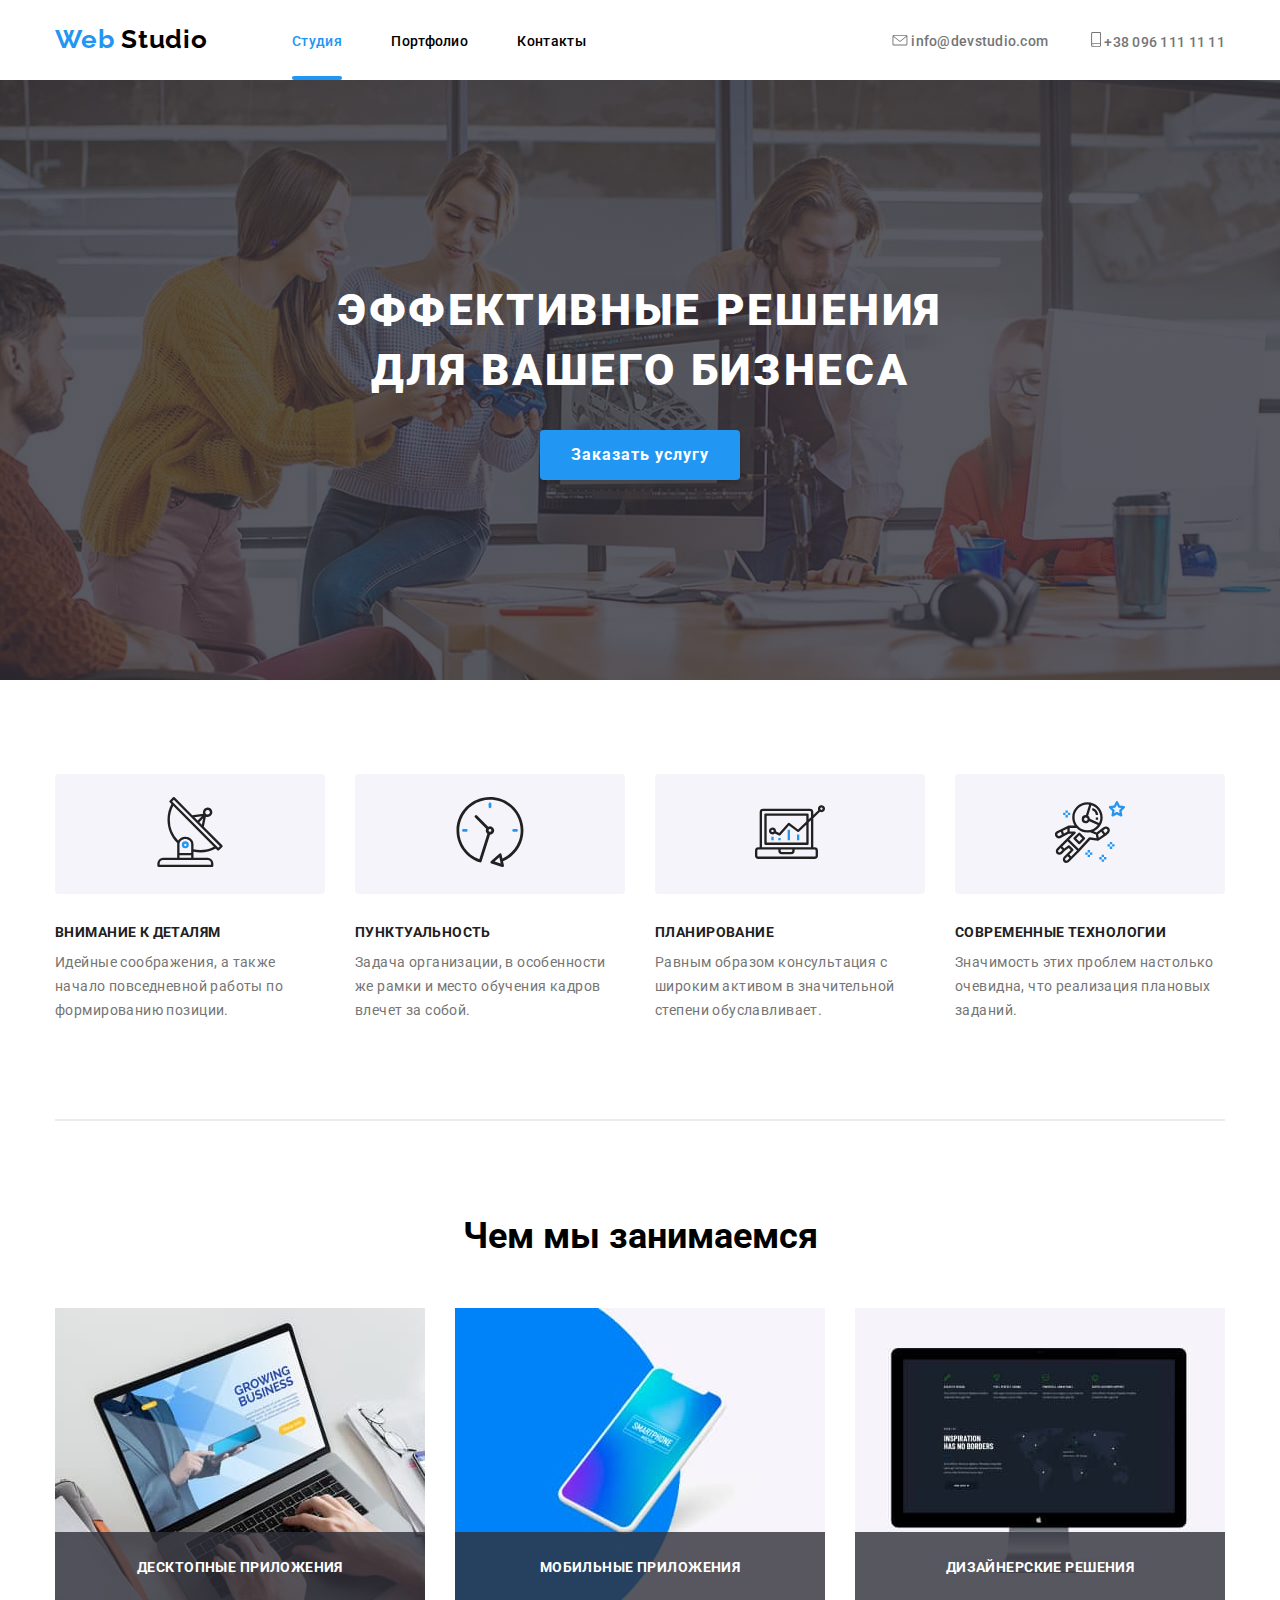
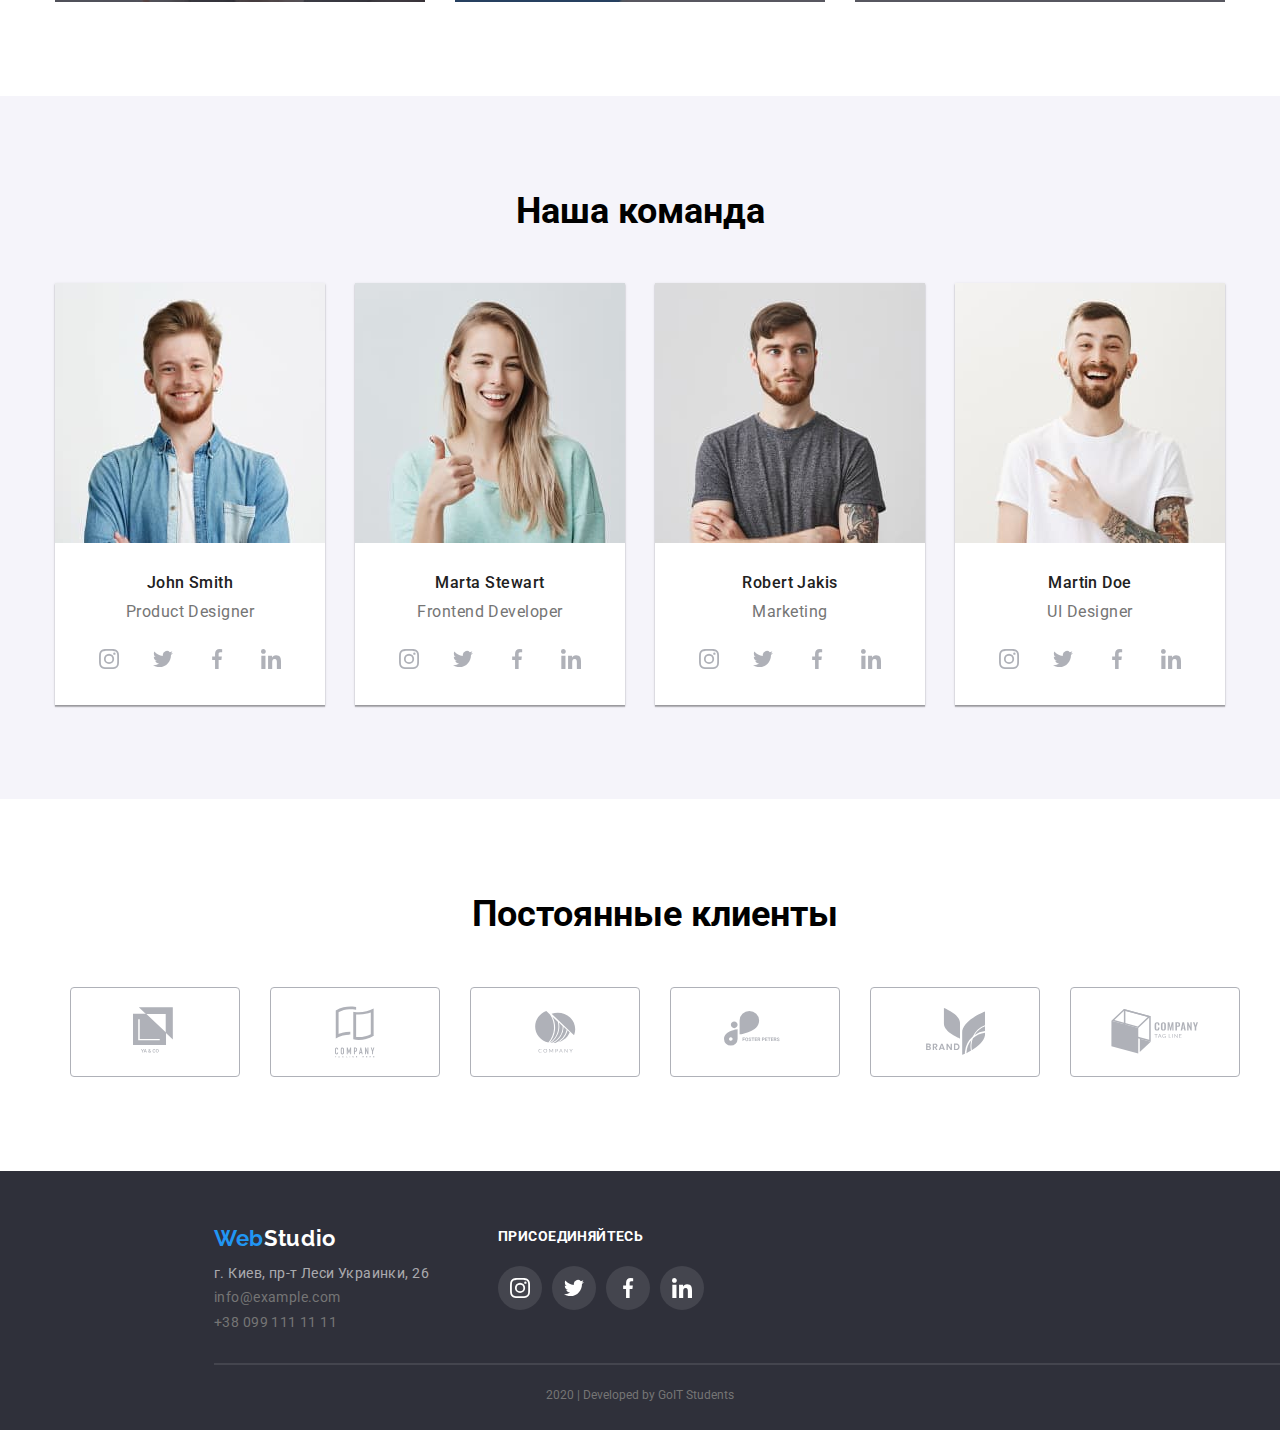
<file: index.html>
﻿<!DOCTYPE html>
<html lang="ru">
  <head>
    <meta charset="UTF-8" />
    <meta name="viewport" content="width=device-width, initial-scale=1.0" />
    <title>goit-markup-hw-04</title>
    <link
      href="https://fonts.googleapis.com/css2?family=Raleway:wght@700&family=Roboto:wght@400;500;700&display=swap"
      rel="stylesheet"
    />
    <link
      rel="stylesheet"
      href="https://cdnjs.cloudflare.com/ajax/libs/modern-normalize/0.6.0/modern-normalize.min.css"
    />
    <link rel="stylesheet" href="./css/styles.css" />
  </head>
  <body class="page">
    <div class="box-container">
      <!--шапка-->

      <header class="page-header">
        <nav class="nav">
          <a href="./index.html" class="logo"
            ><span class="logo-color"> Web</span> Studio</a
          >
          <ul class="site-nav">
            <li class="link-current">
              <a href="./index.html" class="link current1">Студия</a>
            </li>
            <li><a href="./partfolio.html">Портфолио</a></li>
            <li><a href="">Контакты</a></li>
          </ul>
        </nav>
        <ul class="site-nav-contact">
          <li class="button-icon-envelope">
            <a href="mailto:info@example.com">
              <svg width="16px" height="11.2px">
                <use href="./images/symbol-defs.svg#envelope"></use>
              </svg>
              info@devstudio.com</a
            >
          </li>
          <li class="button-icon-smartphone">
            <a href="tel:+380991111111">
              <svg width="10px" height="14.94px">
                <use href="./images/symbol-defs.svg#smartphone"></use>
              </svg>
              +38 096 111 11 11</a
            >
          </li>
        </ul>
      </header>
      <main>
        <!--герой-->
        <div class="hero">
          <h1 class="hero-text">
            Эффективные решения <br />
            для вашего бизнеса
          </h1>
          <a href="" class="button">Заказать услугу</a>
        </div>
        <!--Наши преимущества-->
        <section class="container">
          <ul class="flex-container">
            <li>
              <button class="button-svg">
                <svg class="button-icon">
                  <use href="./images/symbol-defs.svg#antenna-1"></use>
                </svg>
              </button>
              <h3 class="text-rectange">Внимание к деталям</h3>
              <p class="feauteres-title">
                Идейные соображения, а также начало повседневной работы по
                формированию позиции.
              </p>
            </li>
            <li>
              <button class="button-svg">
                <svg class="button-icon">
                  <use href="./images/symbol-defs.svg#clock-1"></use>
                </svg>
              </button>
              <h3 class="text-rectange">Пунктуальность</h3>
              <p class="feauteres-title">
                Задача организации, в особенности же рамки и место обучения
                кадров влечет за собой.
              </p>
            </li>
            <li>
              <button class="button-svg">
                <svg class="button-icon">
                  <use href="./images/symbol-defs.svg#diagram-1"></use>
                </svg>
              </button>
              <h3 class="text-rectange">Планирование</h3>
              <p class="feauteres-title">
                Равным образом консультация с широким активом в значительной
                степени обуславливает.
              </p>
            </li>
            <li>
              <button class="button-svg">
                <svg class="button-icon">
                  <use href="./images/symbol-defs.svg#astronaut-1"></use>
                </svg>
              </button>
              <h3 class="text-rectange">Современные технологии</h3>
              <p class="feauteres-title">
                Значимость этих проблем настолько очевидна, что реализация
                плановых заданий.
              </p>
            </li>
          </ul>
        </section>
        <div class="line"></div>
        <!--Чем мы занимаемся-->
        <section class="container">
          <h2 class="section-title">Чем мы занимаемся</h2>
          <ul class="about-profession">
            <li class="bg-svg1">
              <h3 class="white-text-title">Десктопные приложения</h3>
            </li>
            <li class="bg-svg2">
              <h3 class="white-text-title">Мобильные приложения</h3>
            </li>
            <li class="bg-svg3">
              <h3 class="white-text-title">Дизайнерские решения</h3>
            </li>
          </ul>
        </section>
        <!--Наша команда-->
        <div class="background-our-team">
          <section class="container">
            <h2 class="section-title">Наша команда</h2>
            <ul class="our-team">
              <li class="team-background1">
                <h3 class="nick-name">John Smith</h3>
                <p class="profession">Product Designer</p>
                <ul class="our-team-social">
                  <li>
                    <a href="" class="button-icon-social">
                      <svg width="20px" height="20px">
                        <use href="./images/symbol-defs.svg#instagram"></use>
                      </svg>
                    </a>
                  </li>
                  <li>
                    <a href="" class="button-icon-social">
                      <svg width="20px" height="20px">
                        <use href="./images/symbol-defs.svg#twitter"></use>
                      </svg>
                    </a>
                  </li>
                  <li>
                    <a href="" class="button-icon-social">
                      <svg width="20px" height="20px">
                        <use href="./images/symbol-defs.svg#facebook"></use>
                      </svg>
                    </a>
                  </li>
                  <li>
                    <a href="" class="button-icon-social">
                      <svg width="20px" height="20px">
                        <use href="./images/symbol-defs.svg#linkedin"></use>
                      </svg>
                    </a>
                  </li>
                </ul>
              </li>
              <li class="team-background2">
                <h3 class="nick-name">Marta Stewart</h3>
                <p class="profession">Frontend Developer</p>
                <ul class="our-team-social">
                  <li>
                    <a href="" class="button-icon-social">
                      <svg width="20px" height="20px">
                        <use href="./images/symbol-defs.svg#instagram"></use>
                      </svg>
                    </a>
                  </li>
                  <li>
                    <a href="" class="button-icon-social">
                      <svg width="20px" height="20px">
                        <use href="./images/symbol-defs.svg#twitter"></use>
                      </svg>
                    </a>
                  </li>
                  <li>
                    <a href="" class="button-icon-social">
                      <svg width="20px" height="20px">
                        <use href="./images/symbol-defs.svg#facebook"></use>
                      </svg>
                    </a>
                  </li>
                  <li>
                    <a href="" class="button-icon-social">
                      <svg width="20px" height="20px">
                        <use href="./images/symbol-defs.svg#linkedin"></use>
                      </svg>
                    </a>
                  </li>
                </ul>
              </li>
              <li class="team-background3">
                <h3 class="nick-name">Robert Jakis</h3>
                <p class="profession">Marketing</p>
                <ul class="our-team-social">
                  <li>
                    <a href="" class="button-icon-social">
                      <svg width="20px" height="20px">
                        <use href="./images/symbol-defs.svg#instagram"></use>
                      </svg>
                    </a>
                  </li>
                  <li>
                    <a href="" class="button-icon-social">
                      <svg width="20px" height="20px">
                        <use href="./images/symbol-defs.svg#twitter"></use>
                      </svg>
                    </a>
                  </li>
                  <li>
                    <a href="" class="button-icon-social">
                      <svg width="20px" height="20px">
                        <use href="./images/symbol-defs.svg#facebook"></use>
                      </svg>
                    </a>
                  </li>
                  <li>
                    <a href="" class="button-icon-social">
                      <svg width="20px" height="20px">
                        <use href="./images/symbol-defs.svg#linkedin"></use>
                      </svg>
                    </a>
                  </li>
                </ul>
              </li>
              <li class="team-background4">
                <h3 class="nick-name">Martin Doe</h3>
                <p class="profession">UI Designer</p>
                <ul class="our-team-social">
                  <li>
                    <a href="" class="button-icon-social">
                      <svg width="20px" height="20px">
                        <use href="./images/symbol-defs.svg#instagram"></use>
                      </svg>
                    </a>
                  </li>
                  <li>
                    <a href="" class="button-icon-social">
                      <svg width="20px" height="20px">
                        <use href="./images/symbol-defs.svg#twitter"></use>
                      </svg>
                    </a>
                  </li>
                  <li>
                    <a href="" class="button-icon-social">
                      <svg width="20px" height="20px">
                        <use href="./images/symbol-defs.svg#facebook"></use>
                      </svg>
                    </a>
                  </li>
                  <li>
                    <a href="" class="button-icon-social">
                      <svg width="20px" height="20px">
                        <use href="./images/symbol-defs.svg#linkedin"></use>
                      </svg>
                    </a>
                  </li>
                </ul>
              </li>
            </ul>
          </section>
        </div>
        <!--Постоянные клиенты-->
        <section class="container">
          <div class="clients">
            <h2 class="section-title">Постоянные клиенты</h2>
            <ul class="client-container">
              <li>
                <a href="" class="button-icon-client">
                  <svg width="44px" height="49px">
                    <use href="./images/symbol-defs.svg#logo-1"></use>
                  </svg>
                </a>
              </li>
              <li class="clients-title">
                <a href="" class="button-icon-client">
                  <svg width="40px" height="52px">
                    <use href="./images/symbol-defs.svg#logo-2"></use>
                  </svg>
                </a>
              </li>
              <li class="clients-title">
                <a href="" class="button-icon-client">
                  <svg width="41px" height="42px">
                    <use href="./images/symbol-defs.svg#logo-3"></use>
                  </svg>
                </a>
              </li>
              <li class="clients-title">
                <a href="" class="button-icon-client">
                  <svg width="79px" height="42px">
                    <use href="./images/symbol-defs.svg#logo-4"></use>
                  </svg>
                </a>
              </li>
              <li class="clients-title">
                <a href="" class="button-icon-client">
                  <svg width="59px" height="47px">
                    <use href="./images/symbol-defs.svg#logo-5"></use>
                  </svg>
                </a>
              </li>
              <li class="clients-title">
                <a href="" class="button-icon-client">
                  <svg width="88px" height="45px">
                    <use href="./images/symbol-defs.svg#logo-6"></use>
                  </svg>
                </a>
              </li>
            </ul>
          </div>
        </section>
      </main>
      <!--Футер-->
      <footer class="footer-container">
        <div class="section-footer">
          <div class="logo-footer-top">
            <a href="./index.html" class="logo-footer"
              ><span class="logo-footer-color">Web</span>Studio</a
            >
            <address class="footer-white-title">
              г. Киев, пр-т Леси Украинки, 26 <br />
              <a href="" class="footer-text-title">info@example.com</a><br />
              <a href="" class="footer-text-title">+38 099 111 11 11</a>
            </address>
          </div>
          <div class="social-contact">
            <b class="footer-text">ПРИСОЕДИНЯЙТЕСЬ</b>
            <ul class="list-item">
              <li>
                <a href="" class="button-icon-social-footer">
                  <svg width="20px" height="20px">
                    <use href="./images/symbol-defs.svg#instagram"></use>
                  </svg>
                </a>
              </li>
              <li>
                <a href="" class="button-icon-social-footer">
                  <svg width="20px" height="20px">
                    <use href="./images/symbol-defs.svg#twitter"></use>
                  </svg>
                </a>
              </li>
              <li>
                <a href="" class="button-icon-social-footer">
                  <svg width="20px" height="20px">
                    <use href="./images/symbol-defs.svg#facebook"></use>
                  </svg>
                </a>
              </li>
              <li>
                <a href="" class="button-icon-social-footer">
                  <svg width="20px" height="20px">
                    <use href="./images/symbol-defs.svg#linkedin"></use>
                  </svg>
                </a>
              </li>
            </ul>
          </div>
        </div>
        <div class="line2"></div>
        <p class="goit-developed">2020 | Developed by GoIT Students</p>
      </footer>
    </div>
  </body>
</html>
</file>
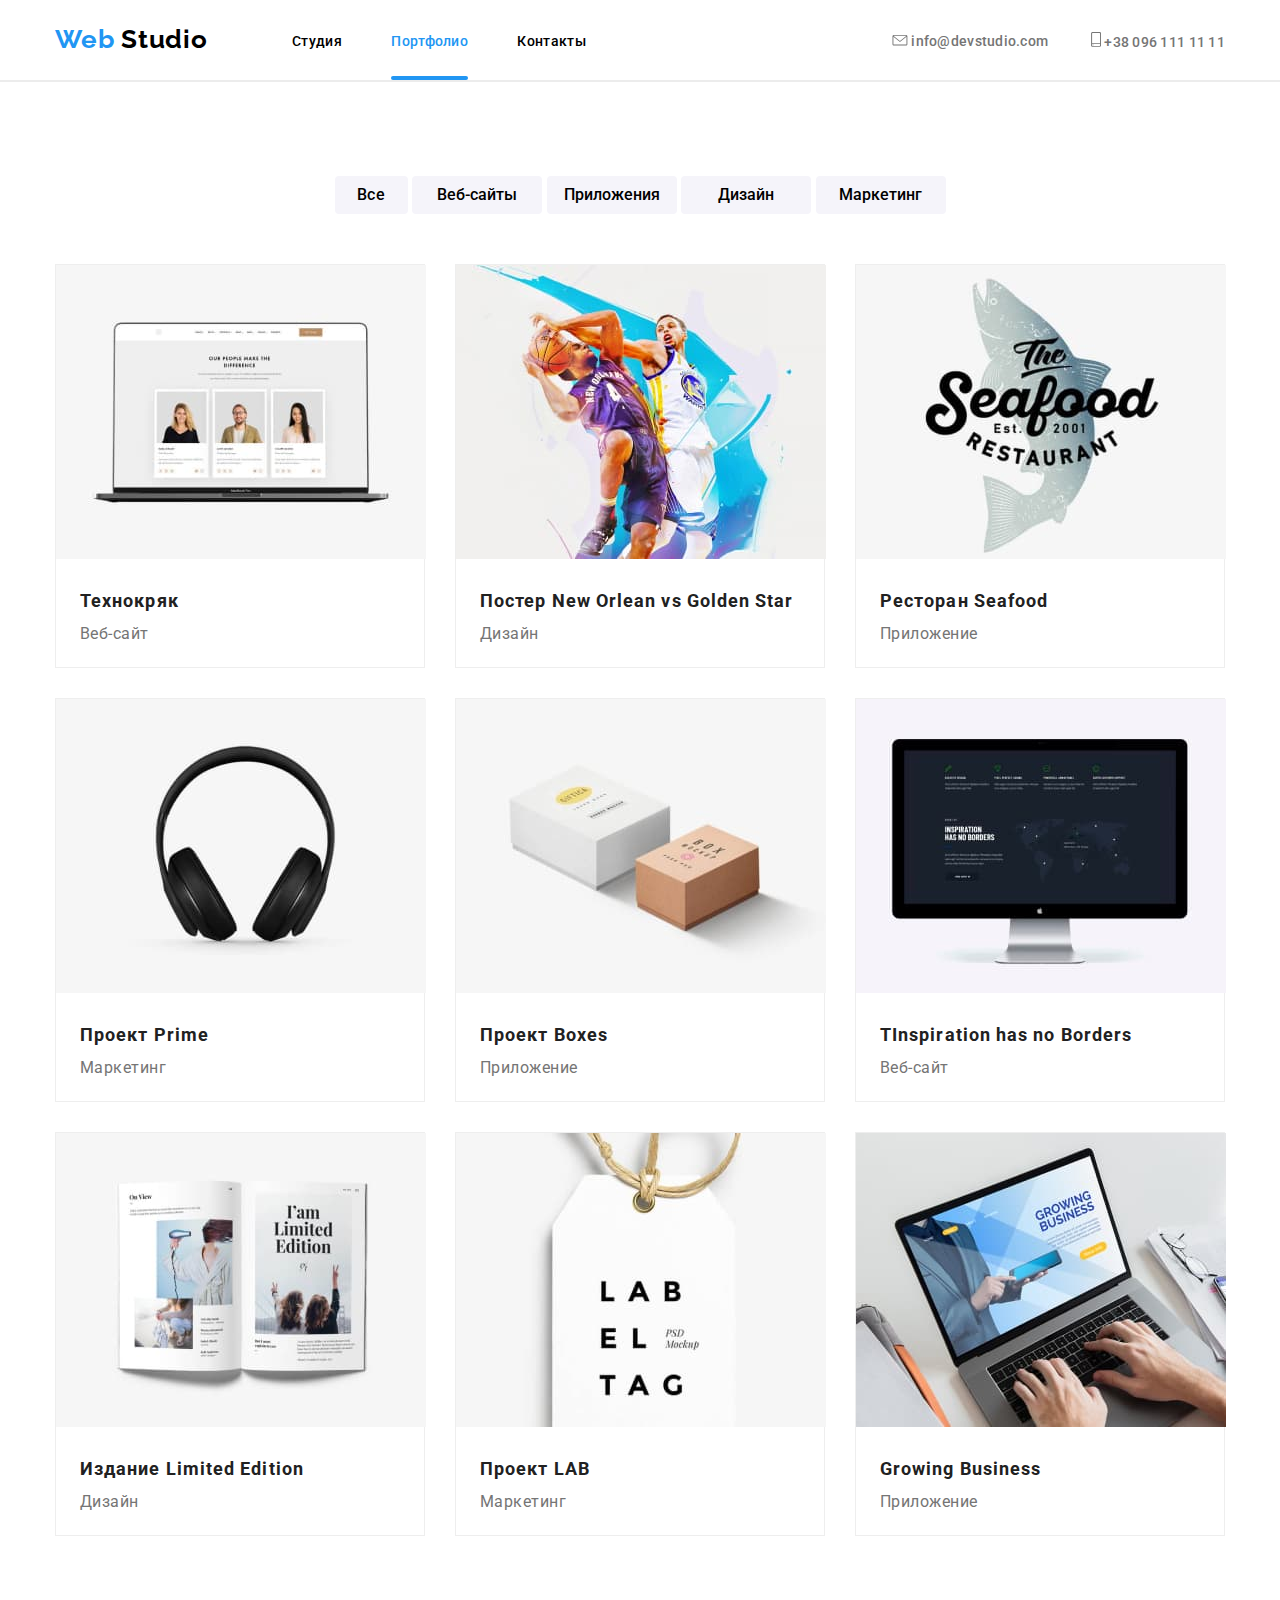
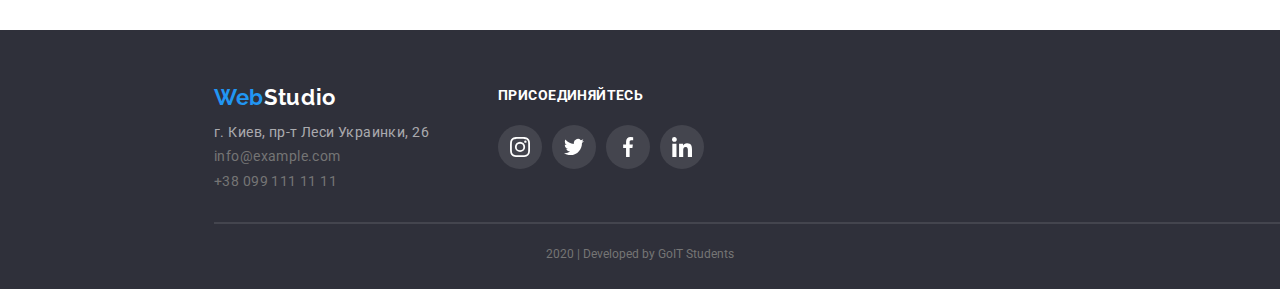
<file: partfolio.html>
﻿<!DOCTYPE html>
<html lang="ru">
  <head>
    <meta charset="UTF-8" />
    <meta name="viewport" content="width=device-width, initial-scale=1.0" />
    <title>goit-markup-hw-04</title>
    <link
      href="https://fonts.googleapis.com/css2?family=Raleway:wght@700&family=Roboto:wght@400;500;700&display=swap"
      rel="stylesheet"
    />
    <link
      rel="stylesheet"
      href="https://cdnjs.cloudflare.com/ajax/libs/modern-normalize/0.6.0/modern-normalize.min.css"
    />
    <link rel="stylesheet" href="./css/styles.css" />
  </head>

  <body class="page">
    <div class="box-container-partfolio">
      <!--шапка-->
      <header>
        <div class="page-header">
          <nav class="nav">
            <a href="./index.html" class="logo"
              ><span class="logo-color"> Web</span> Studio</a
            >
            <ul class="site-nav">
              <li><a href="./index.html">Студия</a></li>
              <li class="link-current">
                <a href="./index.html" class="link current1">Портфолио</a>
              </li>
              <li><a href="">Контакты</a></li>
            </ul>
          </nav>
          <ul class="site-nav-contact">
            <li class="button-icon-envelope">
              <a href="mailto:info@example.com">
                <svg width="16px" height="11.2px">
                  <use href="./images/symbol-defs.svg#envelope"></use>
                </svg>
                info@devstudio.com</a
              >
            </li>
            <li class="button-icon-smartphone">
              <a href="tel:+380991111111">
                <svg width="10px" height="14.94px">
                  <use href="./images/symbol-defs.svg#smartphone"></use>
                </svg>
                +38 096 111 11 11</a
              >
            </li>
          </ul>
        </div>
        <div class="line3"></div>
      </header>

      <main>
        <!--навигация-->
        <section>
          <ul class="flex-button-portfolio">
            <li>
              <button type="button" class="button-partfolio">
                Все
              </button>
            </li>

            <li>
              <button type="button" class="button-second-partfolio">
                Веб-сайты
              </button>
            </li>

            <li>
              <button type="button" class="button-second-partfolio">
                Приложения
              </button>
            </li>

            <li>
              <button type="button" class="button-second-partfolio">
                Дизайн
              </button>
            </li>

            <li>
              <button type="button" class="button-second-partfolio">
                Маркетинг
              </button>
            </li>
          </ul>
          <!--наши работы-->
          <div>
            <ul class="flex-container-partfolio">
              <li class="flex-element-partfolio">
                <a href="">
                  <img
                    src="images/partfolio1.jpg"
                    alt="width: 370px; height: 294px;"
                  />

                  <h2 class="name-project">Технокряк</h2>

                  <p class="partfolio-text-title">Веб-сайт</p>
                </a>
              </li>

              <li class="flex-element-partfolio">
                <a href="">
                  <img
                    src="images/partfolio2.jpg"
                    alt="width: 370px; height: 294px;"
                  />

                  <h2 class="name-project">
                    Постер New Orlean vs Golden Star
                  </h2>

                  <p class="partfolio-text-title">Дизайн</p>
                </a>
              </li>

              <li class="flex-element-partfolio">
                <a href="">
                  <img
                    src="images/partfolio3.jpg"
                    alt="width: 370px; height: 294px;"
                  />

                  <h2 class="name-project">Ресторан Seafood</h2>

                  <p class="partfolio-text-title">Приложение</p>
                </a>
              </li>

              <li class="flex-element-partfolio">
                <a href="">
                  <img
                    src="images/partfolio4.jpg"
                    alt="width: 370px; height: 294px;"
                  />

                  <h2 class="name-project">Проект Prime</h2>

                  <p class="partfolio-text-title">Маркетинг</p>
                </a>
              </li>

              <li class="flex-element-partfolio">
                <a href="">
                  <img
                    src="images/partfolio5.jpg"
                    alt="width: 370px; height: 294px;"
                  />

                  <h2 class="name-project">Проект Boxes</h2>

                  <p class="partfolio-text-title">Приложение</p>
                </a>
              </li>

              <li class="flex-element-partfolio">
                <a href="">
                  <img
                    src="images/partfolio6.jpg"
                    alt="width: 370px; height: 294px;"
                  />

                  <h2 class="name-project">ТInspiration has no Borders</h2>

                  <p class="partfolio-text-title">Веб-сайт</p>
                </a>
              </li>

              <li class="flex-element-partfolio">
                <a href="">
                  <img
                    src="images/partfolio7.jpg"
                    alt="width: 370px; height: 294px;"
                  />

                  <h2 class="name-project">Издание Limited Edition</h2>

                  <p class="partfolio-text-title">Дизайн</p>
                </a>
              </li>

              <li class="flex-element-partfolio">
                <a href="">
                  <img
                    src="images/partfolio8.jpg"
                    alt="width: 370px; height: 294px;"
                  />

                  <h2 class="name-project">Проект LAB</h2>

                  <p class="partfolio-text-title">Маркетинг</p>
                </a>
              </li>

              <li class="flex-element-partfolio">
                <a href="">
                  <img
                    src="images/partfolio9.jpg"
                    alt="width: 370px; height: 294px;"
                  />

                  <h2 class="name-project">Growing Business</h2>

                  <p class="partfolio-text-title">Приложение</p>
                </a>
              </li>
            </ul>
          </div>
        </section>
      </main>
      <!--Футер-->
      <footer class="footer-container">
        <div class="section-footer">
          <div class="logo-footer-top">
            <a href="./index.html" class="logo-footer"
              ><span class="logo-footer-color">Web</span>Studio</a
            >
            <address class="footer-white-title">
              г. Киев, пр-т Леси Украинки, 26 <br />
              <a href="" class="footer-text-title">info@example.com</a><br />
              <a href="" class="footer-text-title">+38 099 111 11 11</a>
            </address>
          </div>
          <div class="social-contact">
            <b class="footer-text">ПРИСОЕДИНЯЙТЕСЬ</b>
            <ul class="list-item">
              <li>
                <a href="" class="button-icon-social-footer">
                  <svg width="20px" height="20px">
                    <use href="./images/symbol-defs.svg#instagram"></use>
                  </svg>
                </a>
              </li>
              <li>
                <a href="" class="button-icon-social-footer">
                  <svg width="20px" height="20px">
                    <use href="./images/symbol-defs.svg#twitter"></use>
                  </svg>
                </a>
              </li>
              <li>
                <a href="" class="button-icon-social-footer">
                  <svg width="20px" height="20px">
                    <use href="./images/symbol-defs.svg#facebook"></use>
                  </svg>
                </a>
              </li>
              <li>
                <a href="" class="button-icon-social-footer">
                  <svg width="20px" height="20px">
                    <use href="./images/symbol-defs.svg#linkedin"></use>
                  </svg>
                </a>
              </li>
            </ul>
          </div>
        </div>
        <div class="line2"></div>
        <p class="goit-developed">2020 | Developed by GoIT Students</p>
      </footer>
    </div>
  </body>
</html>
</file>
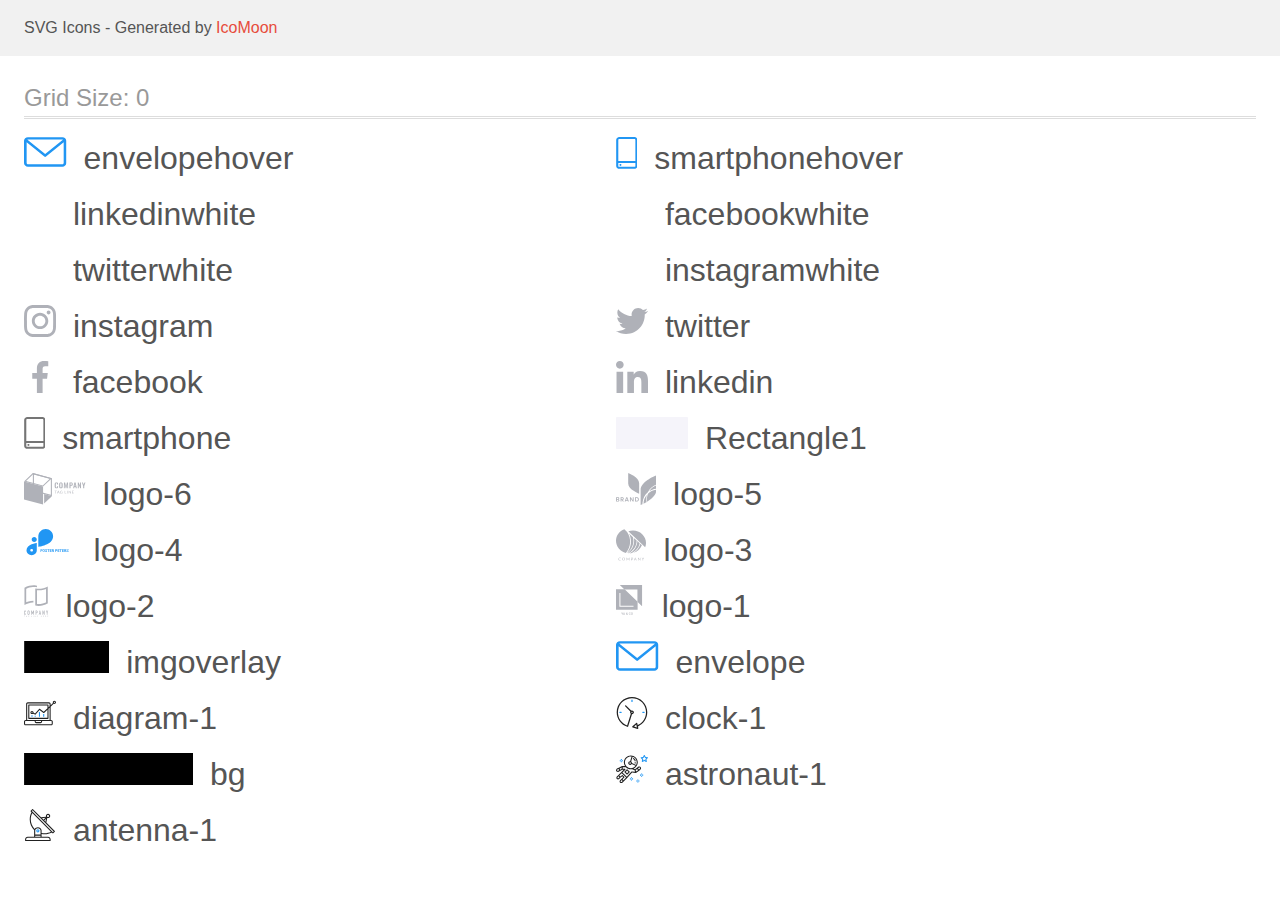
<file: icomoon/demo.html>
<!doctype html>
<html>
<head>
    <title>IcoMoon - SVG Icons</title>
    <meta charset="utf-8">
    <meta name="viewport" content="width=device-width, initial-scale=1">
    <link rel="stylesheet" href="demo-files/demo.css">
    <link rel="stylesheet" href="style.css">
</head>
<body>
<svg aria-hidden="true" style="position: absolute; width: 0; height: 0; overflow: hidden;" version="1.1" xmlns="http://www.w3.org/2000/svg" xmlns:xlink="http://www.w3.org/1999/xlink">
<defs>
<symbol id="envelopehover" viewBox="0 0 43 32">
<path fill="#2196f3" style="fill: var(--color1, #2196f3)" d="M38.667 0h-34.667c-2.206 0-4 1.675-4 3.734v22.404c0 2.059 1.794 3.734 4 3.734h34.667c2.206 0 4-1.675 4-3.734v-22.404c0-2.059-1.794-3.734-4-3.734zM38.667 2.489c0.181 0 0.353 0.035 0.511 0.096l-17.844 14.437-17.844-14.437c0.158-0.061 0.33-0.096 0.511-0.096h34.667zM38.667 27.383h-34.667c-0.736 0-1.333-0.558-1.333-1.245v-20.922l17.793 14.395c0.251 0.203 0.563 0.304 0.874 0.304s0.622-0.101 0.874-0.304l17.793-14.395v20.922c0 0.687-0.598 1.245-1.333 1.245z"></path>
</symbol>
<symbol id="smartphonehover" viewBox="0 0 21 32">
<path fill="#2196f3" style="fill: var(--color1, #2196f3)" d="M18.133 0h-14.933c-1.765 0-3.2 1.34-3.2 2.987v25.889c0 1.647 1.435 2.987 3.2 2.987h14.933c1.765 0 3.2-1.34 3.2-2.987v-25.889c0-1.647-1.435-2.987-3.2-2.987zM3.2 1.991h14.933c0.589 0 1.067 0.446 1.067 0.996v20.91h-17.067v-20.91c0-0.549 0.478-0.996 1.067-0.996zM18.133 29.872h-14.933c-0.589 0-1.067-0.446-1.067-0.996v-2.987h17.067v2.987c0 0.55-0.478 0.996-1.067 0.996z"></path>
<path fill="#2196f3" style="fill: var(--color1, #2196f3)" d="M5.021 27.176c0.417 0.389 0.417 1.020 0 1.409s-1.092 0.389-1.508 0c-0.417-0.389-0.417-1.020 0-1.409s1.092-0.389 1.508 0z"></path>
</symbol>
<symbol id="linkedinwhite" viewBox="0 0 32 32">
<path fill="#fff" style="fill: var(--color2, #fff)" d="M31.992 32v-0.001h0.008v-11.736c0-5.741-1.236-10.164-7.948-10.164-3.227 0-5.392 1.771-6.276 3.449h-0.093v-2.913h-6.364v21.364h6.627v-10.579c0-2.785 0.528-5.479 3.977-5.479 3.399 0 3.449 3.179 3.449 5.657v10.401h6.62z"></path>
<path fill="#fff" style="fill: var(--color2, #fff)" d="M0.528 10.636h6.635v21.364h-6.635v-21.364z"></path>
<path fill="#fff" style="fill: var(--color2, #fff)" d="M3.843 0c-2.121 0-3.843 1.721-3.843 3.843s1.721 3.879 3.843 3.879c2.121 0 3.843-1.757 3.843-3.879-0.001-2.121-1.723-3.843-3.843-3.843v0z"></path>
</symbol>
<symbol id="facebookwhite" viewBox="0 0 32 32">
<path fill="#fff" style="fill: var(--color2, #fff)" d="M21.329 5.313h2.921v-5.088c-0.504-0.069-2.237-0.225-4.256-0.225-4.212 0-7.097 2.649-7.097 7.519v4.481h-4.648v5.688h4.648v14.312h5.699v-14.311h4.46l0.708-5.688h-5.169v-3.919c0.001-1.644 0.444-2.769 2.735-2.769z"></path>
</symbol>
<symbol id="twitterwhite" viewBox="0 0 32 32">
<path fill="#fff" style="fill: var(--color2, #fff)" d="M32 6.078c-1.19 0.522-2.458 0.868-3.78 1.036 1.36-0.812 2.398-2.088 2.886-3.626-1.268 0.756-2.668 1.29-4.16 1.588-1.204-1.282-2.92-2.076-4.792-2.076-3.632 0-6.556 2.948-6.556 6.562 0 0.52 0.044 1.020 0.152 1.496-5.454-0.266-10.28-2.88-13.522-6.862-0.566 0.982-0.898 2.106-0.898 3.316 0 2.272 1.17 4.286 2.914 5.452-1.054-0.020-2.088-0.326-2.964-0.808 0 0.020 0 0.046 0 0.072 0 3.188 2.274 5.836 5.256 6.446-0.534 0.146-1.116 0.216-1.72 0.216-0.42 0-0.844-0.024-1.242-0.112 0.85 2.598 3.262 4.508 6.13 4.57-2.232 1.746-5.066 2.798-8.134 2.798-0.538 0-1.054-0.024-1.57-0.090 2.906 1.874 6.35 2.944 10.064 2.944 12.072 0 18.672-10 18.672-18.668 0-0.29-0.010-0.57-0.024-0.848 1.302-0.924 2.396-2.078 3.288-3.406z"></path>
</symbol>
<symbol id="instagramwhite" viewBox="0 0 32 32">
<path fill="#fff" style="fill: var(--color2, #fff)" d="M31.969 9.408c-0.075-1.7-0.35-2.869-0.744-3.882-0.406-1.075-1.032-2.038-1.851-2.838-0.8-0.813-1.769-1.444-2.832-1.844-1.019-0.394-2.182-0.669-3.882-0.744-1.713-0.081-2.257-0.1-6.601-0.1s-4.888 0.019-6.595 0.094c-1.7 0.075-2.869 0.35-3.882 0.744-1.075 0.406-2.038 1.031-2.838 1.85-0.813 0.8-1.444 1.769-1.844 2.832-0.394 1.019-0.669 2.182-0.744 3.882-0.081 1.713-0.1 2.257-0.1 6.601s0.019 4.888 0.094 6.595c0.075 1.7 0.35 2.869 0.744 3.882 0.406 1.075 1.038 2.038 1.85 2.838 0.8 0.813 1.769 1.444 2.832 1.844 1.019 0.394 2.182 0.669 3.882 0.744 1.706 0.075 2.25 0.094 6.595 0.094s4.888-0.019 6.595-0.094c1.7-0.075 2.869-0.35 3.882-0.744 2.151-0.832 3.851-2.532 4.682-4.682 0.394-1.019 0.669-2.182 0.744-3.882 0.075-1.707 0.094-2.251 0.094-6.595s-0.006-4.888-0.081-6.595zM29.087 22.473c-0.069 1.563-0.331 2.407-0.55 2.969-0.538 1.394-1.644 2.5-3.038 3.038-0.563 0.219-1.413 0.481-2.969 0.55-1.688 0.075-2.194 0.094-6.464 0.094s-4.782-0.019-6.464-0.094c-1.563-0.069-2.407-0.331-2.969-0.55-0.694-0.256-1.325-0.663-1.838-1.194-0.531-0.519-0.938-1.144-1.194-1.838-0.219-0.563-0.481-1.413-0.55-2.969-0.075-1.688-0.094-2.194-0.094-6.464s0.019-4.782 0.094-6.464c0.069-1.563 0.331-2.407 0.55-2.969 0.256-0.694 0.663-1.325 1.2-1.838 0.519-0.531 1.144-0.938 1.838-1.194 0.563-0.219 1.413-0.481 2.969-0.55 1.688-0.075 2.194-0.094 6.464-0.094 4.276 0 4.782 0.019 6.464 0.094 1.563 0.069 2.407 0.331 2.969 0.55 0.694 0.256 1.325 0.662 1.838 1.194 0.531 0.519 0.938 1.144 1.194 1.838 0.219 0.563 0.481 1.413 0.55 2.969 0.075 1.688 0.094 2.194 0.094 6.464s-0.019 4.77-0.094 6.458z"></path>
<path fill="#fff" style="fill: var(--color2, #fff)" d="M16.059 7.783c-4.538 0-8.22 3.682-8.22 8.22s3.682 8.22 8.22 8.22c4.539 0 8.22-3.682 8.22-8.22s-3.682-8.22-8.22-8.22zM16.059 21.335c-2.944 0-5.332-2.388-5.332-5.332s2.388-5.332 5.332-5.332c2.944 0 5.332 2.388 5.332 5.332s-2.388 5.332-5.332 5.332z"></path>
<path fill="#fff" style="fill: var(--color2, #fff)" d="M26.524 7.458c0 1.060-0.859 1.919-1.919 1.919s-1.919-0.859-1.919-1.919c0-1.060 0.859-1.919 1.919-1.919s1.919 0.859 1.919 1.919z"></path>
</symbol>
<symbol id="instagram" viewBox="0 0 32 32">
<path fill="#afb1b8" style="fill: var(--color3, #afb1b8)" d="M31.968 9.408c-0.074-1.701-0.349-2.869-0.742-3.882-0.424-1.111-1.054-2.059-1.85-2.837l-0.001-0.001c-0.78-0.792-1.724-1.419-2.778-1.827l-0.054-0.018c-1.019-0.394-2.181-0.667-3.882-0.742-1.712-0.082-2.256-0.101-6.602-0.101-4.344 0-4.888 0.019-6.595 0.094-1.699 0.074-2.869 0.349-3.88 0.742-1.112 0.424-2.060 1.054-2.839 1.85l-0.001 0.001c-0.791 0.78-1.418 1.724-1.825 2.778l-0.018 0.054c-0.395 1.019-0.669 2.181-0.744 3.882-0.082 1.712-0.101 2.256-0.101 6.602 0 4.344 0.019 4.888 0.094 6.595 0.075 1.701 0.35 2.869 0.744 3.882 0.426 1.11 1.055 2.057 1.849 2.837l0.001 0.001c0.8 0.813 1.77 1.443 2.832 1.843 1.019 0.395 2.182 0.67 3.882 0.744 1.707 0.075 2.251 0.094 6.595 0.094 4.346 0 4.89-0.019 6.595-0.094 1.701-0.074 2.869-0.349 3.882-0.742 2.157-0.85 3.833-2.526 4.664-4.628l0.019-0.055c0.394-1.019 0.669-2.182 0.744-3.882 0.075-1.707 0.093-2.251 0.093-6.595s-0.006-4.888-0.080-6.595zM29.088 22.474c-0.070 1.563-0.333 2.406-0.55 2.97-0.552 1.399-1.64 2.486-3.004 3.024l-0.036 0.012c-0.56 0.219-1.411 0.482-2.968 0.55-1.688 0.075-2.194 0.094-6.464 0.094-4.269 0-4.782-0.019-6.464-0.094-1.563-0.069-2.406-0.331-2.97-0.55-0.721-0.269-1.334-0.676-1.836-1.192l-0.001-0.001c-0.517-0.503-0.924-1.117-1.184-1.803l-0.011-0.034c-0.218-0.563-0.48-1.413-0.549-2.97-0.075-1.688-0.094-2.195-0.094-6.464 0-4.27 0.019-4.784 0.094-6.464 0.069-1.563 0.331-2.406 0.549-2.97 0.269-0.722 0.678-1.337 1.198-1.837l0.002-0.002c0.504-0.517 1.119-0.923 1.806-1.182l0.034-0.011c0.56-0.219 1.411-0.48 2.968-0.55 1.688-0.074 2.195-0.093 6.464-0.093 4.275 0 4.782 0.019 6.464 0.093 1.563 0.069 2.406 0.331 2.97 0.55 0.693 0.256 1.325 0.662 1.837 1.194 0.531 0.52 0.938 1.144 1.195 1.84 0.218 0.56 0.48 1.411 0.549 2.968 0.075 1.688 0.094 2.194 0.094 6.464 0 4.269-0.019 4.768-0.094 6.458z"></path>
<path fill="#afb1b8" style="fill: var(--color3, #afb1b8)" d="M16.059 7.782c-4.539 0.002-8.218 3.682-8.219 8.221v0c0.091 4.471 3.737 8.060 8.221 8.060s8.13-3.589 8.221-8.052l0-0.009c-0.001-4.54-3.681-8.22-8.221-8.221h-0zM16.059 21.334c-2.945-0-5.332-2.388-5.332-5.333s2.388-5.333 5.333-5.333c0 0 0.001 0 0.001 0h-0c2.946 0 5.334 2.388 5.334 5.334s-2.388 5.334-5.334 5.334v0zM26.525 7.458c0 1.060-0.86 1.92-1.92 1.92s-1.92-0.86-1.92-1.92v0c0-1.060 0.86-1.92 1.92-1.92s1.92 0.86 1.92 1.92v0z"></path>
</symbol>
<symbol id="twitter" viewBox="0 0 32 32">
<path fill="#afb1b8" style="fill: var(--color3, #afb1b8)" d="M32 6.078c-1.1 0.493-2.376 0.857-3.713 1.028l-0.068 0.007c1.36-0.817 2.382-2.078 2.873-3.579l0.013-0.046c-1.197 0.722-2.591 1.273-4.076 1.573l-0.084 0.014c-1.2-1.279-2.9-2.076-4.787-2.076-3.622 0-6.558 2.936-6.558 6.558 0 0.001 0 0.003 0 0.004v-0c0 0.52 0.043 1.021 0.152 1.496-5.454-0.266-10.28-2.88-13.522-6.861-0.564 0.949-0.899 2.092-0.902 3.313v0.001c0 2.272 1.171 4.286 2.914 5.451-1.091-0.030-2.107-0.325-2.994-0.823l0.033 0.017v0.072c0.003 3.165 2.236 5.807 5.213 6.44l0.043 0.008c-0.499 0.136-1.071 0.215-1.662 0.215-0.020 0-0.041-0-0.061-0l0.003 0c-0.419 0-0.843-0.024-1.242-0.112 0.85 2.598 3.261 4.509 6.13 4.57-2.215 1.746-5.045 2.8-8.122 2.8-0.004 0-0.008 0-0.013 0h0.001c-0.018 0-0.040 0-0.062 0-0.531 0-1.055-0.034-1.569-0.099l0.061 0.006c2.826 1.846 6.287 2.944 10.004 2.944 0.021 0 0.042-0 0.063-0h-0.003c12.072 0 18.672-10 18.672-18.669 0-0.288-0.010-0.57-0.024-0.848 1.299-0.936 2.39-2.064 3.258-3.355l0.030-0.047z"></path>
</symbol>
<symbol id="facebook" viewBox="0 0 32 32">
<path fill="#afb1b8" style="fill: var(--color3, #afb1b8)" d="M21.328 5.312h2.923v-5.088c-1.232-0.143-2.66-0.224-4.107-0.224-0.052 0-0.104 0-0.157 0l0.008-0c-4.213 0-7.099 2.65-7.099 7.52v4.48h-4.646v5.688h4.646v14.312h5.698v-14.31h4.461l0.707-5.688h-5.168v-3.922c0-1.643 0.443-2.768 2.734-2.768z"></path>
</symbol>
<symbol id="linkedin" viewBox="0 0 32 32">
<path fill="#afb1b8" style="fill: var(--color3, #afb1b8)" d="M31.992 32h0.008v-11.738c0-5.741-1.235-10.163-7.947-10.163-3.227 0-5.392 1.77-6.277 3.45h-0.093v-2.914h-6.365v21.363h6.627v-10.578c0-2.786 0.528-5.48 3.978-5.48 3.398 0 3.45 3.179 3.45 5.658v10.402h6.619zM0.528 10.635h6.635v21.365h-6.635v-21.365zM3.843 0c-2.123 0-3.843 1.721-3.843 3.843v0c0 2.12 1.722 3.878 3.843 3.878 2.12 0 3.842-1.757 3.842-3.878s-1.72-3.841-3.841-3.843h-0z"></path>
</symbol>
<symbol id="smartphone" viewBox="0 0 21 32">
<path fill="#757575" style="fill: var(--color4, #757575)" d="M18.133 0h-14.933c-1.764 0-3.2 1.34-3.2 2.987v25.89c0 1.647 1.436 2.987 3.2 2.987h14.933c1.764 0 3.2-1.34 3.2-2.987v-25.89c0-1.647-1.436-2.987-3.2-2.987zM3.2 1.99h14.933c0.589 0 1.067 0.448 1.067 0.996v20.911h-17.067v-20.911c0-0.548 0.478-0.996 1.067-0.996zM18.133 29.873h-14.933c-0.589 0-1.067-0.448-1.067-0.996v-2.987h17.067v2.987c0 0.548-0.478 0.994-1.067 0.994z"></path>
<path fill="#757575" style="fill: var(--color4, #757575)" d="M5.022 27.177c0.192 0.174 0.312 0.425 0.312 0.704s-0.12 0.53-0.312 0.703l-0.001 0.001c-0.198 0.182-0.464 0.293-0.755 0.293s-0.557-0.111-0.756-0.294l0.001 0.001c-0.192-0.174-0.312-0.425-0.312-0.704s0.12-0.53 0.312-0.703l0.001-0.001c0.198-0.182 0.464-0.293 0.755-0.293s0.557 0.111 0.756 0.294l-0.001-0.001z"></path>
</symbol>
<symbol id="Rectangle1" viewBox="0 0 72 32">
<path fill="#f5f4fa" style="fill: var(--color5, #f5f4fa)" d="M1.067 0h69.867c0.589 0 1.067 0.478 1.067 1.067v29.867c0 0.589-0.478 1.067-1.067 1.067h-69.867c-0.589 0-1.067-0.478-1.067-1.067v-29.867c0-0.589 0.478-1.067 1.067-1.067z"></path>
</symbol>
<symbol id="logo-6" viewBox="0 0 62 32">
<path fill="#afb1b8" style="fill: var(--color3, #afb1b8)" d="M31.123 14.854c-0.251-0.36-0.401-0.806-0.401-1.287 0-0.050 0.002-0.101 0.005-0.15l-0 0.007v-2.074c0-0.637 0.131-1.12 0.394-1.45s0.715-0.495 1.356-0.494c0.602 0 1.030 0.141 1.282 0.422 0.275 0.359 0.41 0.798 0.378 1.241v0.487h-1.076v-0.494c0-0.019 0.001-0.041 0.001-0.064 0-0.148-0.012-0.293-0.034-0.435l0.002 0.016c-0.017-0.115-0.073-0.214-0.153-0.287l-0-0c-0.095-0.071-0.215-0.113-0.345-0.113-0.016 0-0.032 0.001-0.048 0.002l0.002-0c-0.014-0.001-0.029-0.002-0.045-0.002-0.137 0-0.264 0.045-0.367 0.121l0.002-0.001c-0.090 0.081-0.154 0.19-0.178 0.313l-0.001 0.004c-0.031 0.169-0.045 0.341-0.042 0.513v2.518c-0.017 0.243 0.031 0.486 0.138 0.707 0.055 0.075 0.128 0.134 0.212 0.171l0.003 0.001c0.063 0.027 0.136 0.044 0.213 0.044 0.023 0 0.045-0.001 0.067-0.004l-0.003 0c0.013 0.001 0.029 0.002 0.044 0.002 0.128 0 0.245-0.044 0.338-0.117l-0.001 0.001c0.084-0.079 0.142-0.184 0.16-0.303l0-0.003c0.026-0.167 0.037-0.336 0.034-0.504v-0.511h1.076v0.466c0.003 0.038 0.004 0.083 0.004 0.129 0 0.441-0.141 0.85-0.38 1.182l0.004-0.006c-0.247 0.308-0.669 0.462-1.288 0.462s-1.088-0.164-1.354-0.506zM35.608 14.876c-0.272-0.323-0.408-0.794-0.408-1.416v-2.183c0-0.616 0.136-1.082 0.408-1.399s0.726-0.474 1.364-0.473c0.633 0 1.085 0.158 1.358 0.473 0.271 0.317 0.41 0.783 0.41 1.399v2.183c0 0.616-0.139 1.089-0.415 1.414s-0.726 0.487-1.353 0.487c-0.626 0-1.090-0.164-1.364-0.485zM37.473 14.352c0.097-0.202 0.142-0.424 0.129-0.646v-2.672c0.001-0.021 0.002-0.047 0.002-0.072 0-0.204-0.048-0.397-0.133-0.569l0.003 0.007c-0.056-0.076-0.13-0.136-0.216-0.173l-0.003-0.001c-0.062-0.027-0.135-0.042-0.211-0.042-0.026 0-0.051 0.002-0.076 0.005l0.003-0c-0.022-0.003-0.047-0.005-0.073-0.005-0.077 0-0.15 0.016-0.216 0.044l0.004-0.001c-0.090 0.038-0.165 0.098-0.22 0.172l-0.001 0.001c-0.097 0.197-0.142 0.415-0.129 0.633v2.685c-0.014 0.223 0.031 0.444 0.129 0.646 0.063 0.067 0.138 0.121 0.223 0.158l0.004 0.002c0.082 0.036 0.177 0.057 0.277 0.057s0.195-0.021 0.281-0.059l-0.005 0.002c0.089-0.039 0.164-0.093 0.226-0.16l0-0v-0.013zM40.035 9.468h1.16l0.872 4.028 0.892-4.028h1.128l0.113 5.813h-0.833l-0.089-4.040-0.861 4.040h-0.669l-0.892-4.054-0.083 4.054h-0.843l0.104-5.812zM45.5 9.468h1.806c1.040 0 1.56 0.55 1.56 1.651 0 1.054-0.547 1.58-1.643 1.579h-0.614v2.583h-1.115l0.007-5.812zM47.043 11.952c0.11 0.014 0.222 0.004 0.327-0.028 0.106-0.031 0.204-0.085 0.286-0.155 0.128-0.197 0.184-0.427 0.16-0.657 0.001-0.020 0.001-0.044 0.001-0.067 0-0.163-0.020-0.322-0.057-0.474l0.003 0.014c-0.017-0.062-0.045-0.115-0.083-0.161l0.001 0.001c-0.039-0.047-0.086-0.087-0.139-0.116l-0.002-0.001c-0.129-0.059-0.279-0.094-0.437-0.094-0.021 0-0.042 0.001-0.062 0.002l0.003-0h-0.433v1.736h0.433zM50.474 9.468h1.197l1.229 5.813h-1.039l-0.243-1.341h-1.068l-0.25 1.341h-1.054l1.229-5.812zM51.497 13.267l-0.417-2.44-0.417 2.44h0.834zM53.891 9.468h0.781l1.494 3.316v-3.316h0.925v5.812h-0.742l-1.503-3.462v3.462h-0.957l0.002-5.812zM59.258 13.064l-1.242-3.588h1.046l0.758 2.305 0.711-2.305h1.023l-1.226 3.588v2.216h-1.070v-2.216zM32.845 17.822v0.304h-0.91v2.362h-0.381v-2.362h-0.914v-0.304h2.205zM35.697 20.488h-0.294c-0.002 0-0.005 0-0.008 0-0.028 0-0.054-0.010-0.075-0.026l0 0c-0.022-0.015-0.038-0.036-0.048-0.060l-0-0.001-0.263-0.633h-1.262l-0.264 0.633c-0.008 0.028-0.022 0.052-0.040 0.072l0-0c-0.021 0.016-0.047 0.025-0.076 0.025-0.002 0-0.005-0-0.007-0h-0.294l1.115-2.666h0.387l1.128 2.655zM33.85 19.498h1.053l-0.446-1.085c-0.028-0.067-0.057-0.15-0.080-0.236l-0.003-0.014-0.042 0.141-0.040 0.111-0.442 1.083zM37.619 20.226c0.070 0.003 0.139 0.003 0.209 0 0.061-0.006 0.12-0.017 0.179-0.032 0.064-0.015 0.117-0.032 0.169-0.052l-0.009 0.003c0.049-0.019 0.098-0.042 0.15-0.065v-0.6h-0.446c-0.002 0-0.003 0-0.005 0-0.021 0-0.041-0.008-0.055-0.021l0 0c-0.014-0.011-0.022-0.028-0.022-0.047 0-0.001 0-0.001 0-0.002v0-0.205h0.865v1.022c-0.135 0.092-0.291 0.166-0.459 0.214l-0.012 0.003c-0.079 0.023-0.173 0.043-0.27 0.055l-0.009 0.001c-0.096 0.011-0.208 0.017-0.321 0.017-0.001 0-0.003 0-0.004 0h0c-0.004 0-0.008 0-0.013 0-0.197 0-0.386-0.037-0.56-0.103l0.011 0.004c-0.173-0.067-0.321-0.161-0.446-0.279l0.001 0.001c-0.12-0.117-0.218-0.258-0.285-0.414l-0.003-0.008c-0.065-0.158-0.102-0.342-0.102-0.534 0-0.007 0-0.013 0-0.020v0.001c-0-0.006-0-0.012-0-0.019 0-0.194 0.037-0.379 0.104-0.549l-0.004 0.010c0.064-0.158 0.162-0.301 0.287-0.422 0.127-0.12 0.279-0.214 0.446-0.277 0.191-0.068 0.394-0.102 0.598-0.099 0.104 0 0.207 0.007 0.31 0.023 0.090 0.014 0.179 0.036 0.264 0.067 0.079 0.028 0.153 0.063 0.223 0.106 0.069 0.042 0.134 0.088 0.195 0.139l-0.108 0.165c-0.009 0.015-0.021 0.027-0.036 0.036l-0 0c-0.015 0.009-0.032 0.014-0.051 0.014h-0c-0.026-0.001-0.049-0.008-0.069-0.021l0.001 0c-0.044-0.023-0.080-0.043-0.114-0.066l0.005 0.003c-0.042-0.026-0.092-0.050-0.143-0.070l-0.007-0.002c-0.057-0.023-0.126-0.043-0.197-0.058l-0.008-0.001c-0.081-0.015-0.173-0.023-0.268-0.023-0.005 0-0.011 0-0.016 0h0.001c-0.004-0-0.009-0-0.013-0-0.15 0-0.293 0.027-0.425 0.077l0.008-0.003c-0.128 0.049-0.237 0.121-0.328 0.211l0-0c-0.093 0.096-0.163 0.209-0.207 0.332-0.047 0.132-0.075 0.285-0.075 0.444s0.027 0.312 0.078 0.454l-0.003-0.009c0.049 0.125 0.125 0.24 0.223 0.335 0.092 0.092 0.202 0.163 0.326 0.211 0.142 0.046 0.292 0.064 0.442 0.053zM41.172 20.184h1.217v0.304h-1.59v-2.666h0.381l-0.009 2.362zM43.656 20.487h-0.381v-2.664h0.381v2.666zM45.074 17.834c0.022 0.013 0.042 0.029 0.058 0.049l1.63 2.010c-0.001-0.014-0.002-0.031-0.002-0.048s0.001-0.033 0.002-0.050l-0 0.002v-1.986h0.333v2.676h-0.192c-0.004 0-0.009 0.001-0.013 0.001-0.025 0-0.049-0.006-0.071-0.016l0.001 0c-0.023-0.014-0.043-0.031-0.060-0.050l-0-0-1.628-2.007v2.072h-0.319v-2.665h0.198c0.022 0 0.043 0.004 0.063 0.013zM49.901 17.822v0.294h-1.351v0.88h1.095v0.282h-1.095v0.91h1.351v0.294h-1.743v-2.659h1.743zM9.95 1.359l16.929 4.55v15.946l-16.927-4.547v-15.949zM8.865 0v18.081l19.098 5.135v-18.080l-19.098-5.137z"></path>
<path fill="#afb1b8" style="fill: var(--color3, #afb1b8)" d="M19.1 31.61l-19.1-5.139v-18.080l19.1 5.137v18.082z"></path>
<path fill="#afb1b8" style="fill: var(--color3, #afb1b8)" d="M9.181 1.155l16.707 4.493-7.105 6.728-16.71-4.495 7.107-6.727zM8.865 0l-8.865 8.392 19.1 5.137 8.863-8.392-19.098-5.137zM20.175 30.593l7.787-7.374-7.787-2.096v9.47z"></path>
</symbol>
<symbol id="logo-5" viewBox="0 0 40 32">
<path fill="#afb1b8" style="fill: var(--color3, #afb1b8)" d="M3.056 26.742c0.157 0.194 0.24 0.438 0.236 0.688 0.001 0.016 0.001 0.035 0.001 0.053 0 0.324-0.141 0.615-0.365 0.815l-0.001 0.001c-0.304 0.231-0.681 0.343-1.061 0.317h-1.865v-4.361h1.827c0.031-0.002 0.067-0.003 0.103-0.003 0.341 0 0.657 0.11 0.914 0.297l-0.004-0.003c0.218 0.184 0.355 0.457 0.355 0.763 0 0.018-0.001 0.037-0.002 0.055l0-0.003c0.011 0.24-0.065 0.477-0.212 0.667-0.142 0.173-0.338 0.293-0.556 0.34 0.247 0.046 0.471 0.177 0.63 0.373zM0.868 26.084h0.78c0.178 0.014 0.354-0.038 0.497-0.145 0.104-0.095 0.169-0.232 0.169-0.383 0-0.015-0.001-0.030-0.002-0.045l0 0.002c0.001-0.011 0.001-0.024 0.001-0.037 0-0.153-0.064-0.291-0.167-0.389l-0-0c-0.124-0.093-0.281-0.15-0.45-0.15-0.021 0-0.043 0.001-0.064 0.003l0.003-0h-0.767v1.144zM2.222 27.756c0.114-0.1 0.186-0.246 0.186-0.408 0-0.012-0-0.024-0.001-0.036l0 0.002c0.001-0.010 0.001-0.021 0.001-0.032 0-0.166-0.073-0.314-0.189-0.416l-0.001-0.001c-0.132-0.099-0.299-0.159-0.48-0.159-0.018 0-0.036 0.001-0.054 0.002l0.002-0h-0.818v1.199h0.829c0.187 0.011 0.372-0.042 0.524-0.151zM6.789 28.617l-1.016-1.704h-0.382v1.704h-0.874v-4.361h1.654c0.034-0.003 0.074-0.004 0.114-0.004 0.396 0 0.76 0.142 1.042 0.377l-0.003-0.002c0.245 0.251 0.397 0.595 0.397 0.974 0 0.313-0.103 0.601-0.277 0.834l0.003-0.004c-0.204 0.235-0.483 0.392-0.789 0.443l1.083 1.743h-0.951zM5.392 26.318h0.715c0.497 0 0.745-0.22 0.745-0.66 0.001-0.011 0.001-0.024 0.001-0.037 0-0.176-0.070-0.336-0.184-0.453l0 0c-0.133-0.112-0.306-0.18-0.496-0.18-0.024 0-0.047 0.001-0.070 0.003l0.003-0h-0.724l0.009 1.328zM11.568 27.739h-1.742l-0.308 0.878h-0.916l1.6-4.313h0.991l1.593 4.312h-0.916l-0.301-0.878zM11.335 27.079l-0.637-1.84-0.637 1.84h1.273zM17.55 28.617h-0.869l-1.945-2.965v2.965h-0.866v-4.361h0.866l1.945 2.982v-2.982h0.868v4.361zM22.502 27.573c-0.182 0.33-0.45 0.593-0.775 0.764l-0.010 0.005c-0.378 0.191-0.797 0.286-1.22 0.274h-1.546v-4.361h1.546c0.020-0.001 0.044-0.001 0.067-0.001 0.42 0 0.817 0.1 1.168 0.277l-0.015-0.007c0.332 0.168 0.606 0.433 0.785 0.761 0.171 0.333 0.272 0.727 0.272 1.144s-0.1 0.811-0.278 1.158l0.007-0.014zM21.509 27.469c0.239-0.278 0.384-0.642 0.384-1.041s-0.145-0.763-0.386-1.043l0.002 0.002c-0.264-0.232-0.612-0.374-0.993-0.374-0.033 0-0.065 0.001-0.098 0.003l0.004-0h-0.603v2.823h0.603c0.028 0.002 0.061 0.003 0.094 0.003 0.381 0 0.729-0.141 0.994-0.375l-0.002 0.001zM12.112 0s11.201 4.246 10.962 10.39v10.392s-11.193-4.248-10.959-10.392l-0.003-10.39zM33.054 18.349c2.005-1.402 4.428-2.346 7.049-2.628l0.068-0.006v-3.253c-2.995 1.181-5.436 3.227-7.081 5.827l-0.035 0.060z"></path>
<path fill="#afb1b8" style="fill: var(--color3, #afb1b8)" d="M31.782 19.329c1.749-3.487 4.693-6.158 8.283-7.513l0.105-0.035v-9.373s-15.952 6.048-15.615 14.797v14.796s0.711-0.27 1.829-0.778c0-0.473 0-0.95 0.051-1.43 0.35-4.205 2.342-7.887 5.325-10.446l0.021-0.017z"></path>
<path fill="#afb1b8" style="fill: var(--color3, #afb1b8)" d="M30.266 24.825c0.084-1.026 0.27-2.041 0.558-3.030-2.038 2.401-3.303 5.514-3.378 8.921l-0 0.016c1.299-0.625 2.304-1.165 3.286-1.741l-0.218 0.118c-0.191-0.908-0.3-1.952-0.3-3.021 0-0.445 0.019-0.885 0.056-1.32l-0.004 0.057zM30.9 24.878c-0.031 0.359-0.049 0.777-0.049 1.199 0 0.948 0.090 1.874 0.261 2.772l-0.015-0.092c4.358-2.619 9.255-6.664 9.067-11.553v-0.426c-3.246 0.375-6.107 1.788-8.297 3.894l0.005-0.005c-0.501 1.234-0.847 2.664-0.968 4.158l-0.003 0.052z"></path>
</symbol>
<symbol id="logo-4" viewBox="0 0 53 32">
<path fill="#2196f3" style="fill: var(--color1, #2196f3)" d="M10.291 8.050h-0.002c-1.419 0-2.57 1.122-2.57 2.505v0.002c0 1.383 1.151 2.505 2.57 2.505h0.002c1.419 0 2.57-1.122 2.57-2.505v-0.002c0-1.383-1.151-2.504-2.57-2.504zM29.262 7.25c-0.004-1.922-0.789-3.763-2.184-5.122-1.392-1.358-3.282-2.124-5.254-2.128-1.972 0.004-3.863 0.769-5.257 2.127s-2.18 3.201-2.184 5.123v10.595s14.877-1.614 14.879-10.593v-0.001zM2.51 21.322c0.007 1.399 0.587 2.66 1.518 3.563l0.001 0.001c0.945 0.916 2.234 1.481 3.656 1.482h0c1.421-0.001 2.711-0.566 3.657-1.483l-0.001 0.001c0.932-0.903 1.513-2.164 1.521-3.561v-7.374s-10.352 1.126-10.352 7.371zM7.686 22.643c-0.001 0-0.001 0-0.002 0-0.279 0-0.539-0.083-0.756-0.225l0.005 0.003c-0.22-0.144-0.392-0.346-0.496-0.584l-0.003-0.009c-0.065-0.149-0.103-0.323-0.103-0.505 0-0.091 0.009-0.18 0.027-0.266l-0.001 0.008c0.056-0.267 0.187-0.498 0.37-0.676l0-0c0.185-0.18 0.422-0.308 0.686-0.36l0.009-0.001c0.263-0.051 0.535-0.025 0.783 0.075s0.459 0.269 0.609 0.486c0.143 0.206 0.228 0.46 0.228 0.735 0 0.182-0.038 0.356-0.106 0.514l0.003-0.008c-0.068 0.161-0.168 0.307-0.293 0.43s-0.276 0.221-0.44 0.287c-0.154 0.064-0.332 0.101-0.52 0.101-0 0-0 0-0.001 0h0v-0.005zM18.253 21.823h-1.059v1.094h-0.552v-2.675h1.743v0.447h-1.191v0.691h1.058v0.445zM20.903 21.64c0 0.264-0.047 0.494-0.14 0.693s-0.227 0.351-0.401 0.459c-0.164 0.102-0.362 0.162-0.575 0.162-0.007 0-0.014-0-0.021-0l0.001 0c-0.010 0-0.022 0.001-0.033 0.001-0.425 0-0.792-0.249-0.962-0.61l-0.003-0.006c-0.092-0.194-0.146-0.422-0.146-0.662 0-0.008 0-0.016 0-0.023v0.001-0.133c0-0.264 0.047-0.496 0.142-0.695 0.095-0.201 0.23-0.355 0.402-0.461 0.174-0.108 0.373-0.162 0.596-0.162s0.42 0.054 0.594 0.162c0.174 0.107 0.307 0.26 0.402 0.461s0.144 0.431 0.144 0.693v0.119zM20.344 21.518c0-0.28-0.051-0.494-0.151-0.64-0.089-0.133-0.239-0.219-0.409-0.219-0.008 0-0.015 0-0.023 0l0.001-0c-0.006-0-0.013-0-0.020-0-0.169 0-0.318 0.086-0.407 0.216l-0.001 0.002c-0.1 0.143-0.152 0.354-0.153 0.632v0.131c0 0.274 0.050 0.486 0.151 0.636s0.245 0.226 0.434 0.226c0.006 0 0.014 0 0.022 0 0.168 0 0.316-0.085 0.404-0.215l0.001-0.002c0.099-0.146 0.149-0.358 0.151-0.636v-0.131zM22.691 22.215c0-0.005 0-0.010 0-0.016 0-0.091-0.043-0.171-0.11-0.222l-0.001-0c-0.074-0.056-0.206-0.115-0.397-0.177-0.176-0.055-0.327-0.117-0.47-0.191l0.016 0.008c-0.304-0.164-0.456-0.385-0.456-0.663 0-0.144 0.040-0.274 0.121-0.387s0.199-0.203 0.351-0.267c0.153-0.063 0.324-0.095 0.515-0.095s0.361 0.035 0.511 0.105c0.15 0.069 0.265 0.166 0.348 0.292 0.083 0.126 0.125 0.27 0.125 0.43h-0.552c0-0.123-0.038-0.218-0.115-0.285-0.077-0.069-0.186-0.104-0.326-0.104-0.135 0-0.24 0.029-0.314 0.087-0.069 0.049-0.113 0.128-0.113 0.218 0 0.002 0 0.004 0 0.007v-0c0 0.087 0.044 0.159 0.131 0.218 0.088 0.059 0.218 0.114 0.388 0.166 0.314 0.094 0.542 0.211 0.685 0.351s0.215 0.314 0.215 0.521c0 0.232-0.088 0.414-0.263 0.546s-0.411 0.197-0.708 0.197c-0.206 0-0.393-0.038-0.562-0.112-0.159-0.068-0.29-0.174-0.386-0.308l-0.002-0.003c-0.083-0.124-0.133-0.276-0.133-0.44 0-0.005 0-0.011 0-0.016v0.001h0.553c0 0.295 0.176 0.443 0.529 0.443 0.132 0 0.233-0.026 0.307-0.079 0.067-0.048 0.11-0.126 0.11-0.214 0-0.004-0-0.008-0-0.012l0 0.001zM25.634 20.688h-0.819v2.229h-0.552v-2.229h-0.809v-0.447h2.18v0.447zM27.561 21.758h-1.059v0.717h1.243v0.443h-1.794v-2.675h1.791v0.447h-1.239v0.637h1.059v0.432zM29.059 21.938h-0.439v0.979h-0.552v-2.675h0.995c0.316 0 0.56 0.070 0.732 0.211s0.257 0.34 0.257 0.597c0 0.182-0.040 0.335-0.119 0.458-0.089 0.128-0.211 0.228-0.354 0.288l-0.005 0.002 0.579 1.094v0.026h-0.592l-0.502-0.979zM28.62 21.491h0.445c0.138 0 0.245-0.035 0.321-0.105 0.071-0.069 0.115-0.166 0.115-0.272 0-0.007-0-0.014-0.001-0.021l0 0.001c0-0.126-0.036-0.226-0.109-0.297-0.071-0.073-0.181-0.109-0.329-0.109h-0.444v0.803zM31.962 21.974v0.943h-0.552v-2.675h1.045c0.201 0 0.377 0.036 0.53 0.11s0.27 0.178 0.353 0.314c0.082 0.135 0.123 0.289 0.123 0.462 0 0.262-0.090 0.469-0.27 0.621-0.179 0.151-0.427 0.226-0.745 0.226h-0.483zM31.962 21.528h0.493c0.146 0 0.257-0.035 0.333-0.104 0.077-0.068 0.116-0.166 0.116-0.294 0-0.006 0-0.012 0-0.019 0-0.115-0.044-0.221-0.117-0.299l0 0c-0.077-0.081-0.184-0.122-0.32-0.125h-0.505v0.841zM35.45 21.758h-1.059v0.717h1.242v0.443h-1.794v-2.675h1.791v0.447h-1.239v0.637h1.059v0.432zM38.009 20.688h-0.819v2.229h-0.552v-2.229h-0.808v-0.447h2.18v0.447zM39.935 21.758h-1.059v0.717h1.242v0.443h-1.794v-2.675h1.791v0.447h-1.239v0.637h1.059v0.432zM41.434 21.938h-0.439v0.979h-0.552v-2.675h0.995c0.316 0 0.56 0.070 0.732 0.211s0.257 0.34 0.257 0.597c0 0.182-0.040 0.335-0.119 0.458-0.089 0.128-0.21 0.228-0.353 0.288l-0.005 0.002 0.579 1.094v0.026h-0.592l-0.502-0.979zM40.995 21.491h0.446c0.138 0 0.245-0.035 0.321-0.105 0.070-0.069 0.114-0.165 0.114-0.272 0-0.007-0-0.014-0.001-0.022l0 0.001c0-0.126-0.036-0.226-0.108-0.297-0.072-0.073-0.181-0.109-0.329-0.109h-0.443v0.803zM44.235 22.215c0-0.005 0-0.010 0-0.016 0-0.091-0.043-0.171-0.11-0.222l-0.001-0c-0.074-0.056-0.206-0.115-0.397-0.177-0.176-0.055-0.327-0.117-0.47-0.191l0.016 0.008c-0.304-0.164-0.456-0.385-0.456-0.663 0-0.144 0.041-0.274 0.122-0.387s0.199-0.203 0.351-0.267c0.152-0.063 0.324-0.095 0.514-0.095s0.361 0.035 0.511 0.105c0.149 0.069 0.265 0.166 0.348 0.292 0.083 0.126 0.126 0.27 0.126 0.43h-0.552c0-0.123-0.038-0.218-0.115-0.285-0.077-0.069-0.186-0.104-0.326-0.104-0.135 0-0.24 0.029-0.314 0.087-0.069 0.049-0.113 0.128-0.113 0.218 0 0.002 0 0.004 0 0.007v-0c0 0.087 0.044 0.159 0.13 0.218 0.088 0.059 0.218 0.114 0.388 0.166 0.314 0.094 0.543 0.211 0.686 0.351s0.215 0.314 0.215 0.521c0 0.232-0.088 0.414-0.263 0.546s-0.411 0.197-0.708 0.197c-0.206 0-0.393-0.038-0.562-0.112-0.159-0.068-0.29-0.174-0.386-0.308l-0.002-0.003c-0.083-0.124-0.133-0.276-0.133-0.44 0-0.005 0-0.011 0-0.016v0.001h0.553c0 0.295 0.176 0.443 0.529 0.443 0.132 0 0.233-0.026 0.307-0.079 0.067-0.048 0.11-0.126 0.11-0.214 0-0.004-0-0.008-0-0.012l0 0.001z"></path>
</symbol>
<symbol id="logo-3" viewBox="0 0 31 32">
<path fill="#afb1b8" style="fill: var(--color3, #afb1b8)" d="M4.722 31.103c0.023 0.001 0.044 0.010 0.060 0.025v0l0.153 0.161c-0.119 0.13-0.266 0.234-0.431 0.304-0.194 0.077-0.401 0.115-0.61 0.109-0.009 0-0.020 0-0.031 0-0.196 0-0.383-0.038-0.554-0.106l0.010 0.004c-0.332-0.134-0.588-0.397-0.709-0.725l-0.003-0.009c-0.062-0.164-0.098-0.354-0.098-0.552 0-0.007 0-0.013 0-0.020v0.001c-0-0.006-0-0.014-0-0.021 0-0.199 0.039-0.388 0.109-0.562l-0.004 0.010c0.067-0.165 0.168-0.316 0.298-0.444 0.13-0.127 0.286-0.225 0.458-0.29 0.189-0.070 0.39-0.104 0.592-0.102 0.188-0.004 0.375 0.027 0.549 0.093 0.152 0.063 0.291 0.149 0.412 0.257l-0.128 0.171c-0.009 0.012-0.020 0.023-0.032 0.031l-0 0c-0.013 0.009-0.028 0.014-0.045 0.014-0.002 0-0.004-0-0.006-0l0 0c-0.021-0.001-0.040-0.008-0.056-0.019l0 0-0.068-0.045-0.096-0.059c-0.087-0.046-0.189-0.082-0.296-0.101l-0.006-0.001c-0.063-0.011-0.135-0.018-0.209-0.018-0.007 0-0.013 0-0.020 0h0.001c-0.005-0-0.010-0-0.016-0-0.147 0-0.288 0.028-0.417 0.079l0.008-0.003c-0.13 0.051-0.241 0.124-0.333 0.216l0-0c-0.095 0.099-0.169 0.216-0.216 0.342-0.054 0.145-0.081 0.298-0.079 0.452-0.002 0.156 0.025 0.313 0.078 0.46 0.047 0.126 0.119 0.242 0.213 0.341 0.088 0.093 0.196 0.165 0.318 0.212 0.125 0.049 0.259 0.074 0.394 0.073 0.078 0.001 0.156-0.004 0.234-0.015 0.127-0.015 0.247-0.057 0.354-0.122 0.054-0.034 0.104-0.071 0.152-0.113 0.019-0.017 0.044-0.029 0.072-0.030h0zM9.144 30.296c0.002 0.194-0.033 0.387-0.103 0.568-0.067 0.172-0.165 0.319-0.288 0.44l-0 0c-0.126 0.123-0.276 0.221-0.444 0.286l-0.009 0.003c-0.173 0.065-0.373 0.102-0.582 0.102s-0.409-0.037-0.594-0.106l0.012 0.004c-0.175-0.069-0.325-0.167-0.45-0.29l0 0c-0.123-0.123-0.222-0.271-0.288-0.436l-0.003-0.009c-0.065-0.169-0.103-0.364-0.103-0.568s0.038-0.399 0.107-0.579l-0.004 0.011c0.065-0.166 0.164-0.318 0.29-0.447 0.126-0.119 0.276-0.214 0.441-0.276l0.009-0.003c0.173-0.066 0.373-0.104 0.582-0.104s0.409 0.038 0.594 0.108l-0.012-0.004c0.17 0.066 0.324 0.164 0.452 0.29 0.127 0.127 0.224 0.275 0.289 0.439 0.071 0.182 0.106 0.376 0.104 0.571zM8.742 30.296c0-0.007 0-0.016 0-0.024 0-0.155-0.027-0.303-0.076-0.441l0.003 0.009c-0.087-0.256-0.278-0.457-0.522-0.554l-0.006-0.002c-0.126-0.047-0.271-0.075-0.423-0.075s-0.297 0.027-0.432 0.078l0.009-0.003c-0.251 0.099-0.443 0.299-0.528 0.55l-0.002 0.006c-0.097 0.298-0.097 0.615 0 0.912 0.087 0.256 0.279 0.457 0.524 0.552l0.006 0.002c0.273 0.097 0.573 0.097 0.846 0 0.124-0.048 0.234-0.121 0.324-0.214 0.092-0.1 0.162-0.216 0.205-0.341 0.052-0.147 0.076-0.301 0.073-0.456zM12.16 30.774l0.041 0.102c0.015-0.036 0.028-0.069 0.044-0.102 0.017-0.040 0.034-0.073 0.052-0.105l-0.003 0.005 0.978-1.694c0.019-0.030 0.036-0.048 0.056-0.053s0.043-0.009 0.066-0.009c0.005 0 0.010 0 0.015 0l-0.001-0h0.289v2.755h-0.342v-2.11c-0.001-0.014-0.001-0.031-0.001-0.048s0.001-0.033 0.002-0.050l-0 0.002-0.984 1.718c-0.013 0.026-0.033 0.048-0.057 0.062l-0.001 0c-0.023 0.014-0.052 0.022-0.082 0.022-0.001 0-0.002 0-0.002-0h-0.055c-0.030 0.001-0.060-0.007-0.084-0.022s-0.045-0.036-0.058-0.062l-0-0.001-1.012-1.73v2.212h-0.331v-2.75h0.289c0.004-0 0.009-0 0.014-0 0.024 0 0.046 0.003 0.068 0.010l-0.002-0c0.024 0.011 0.042 0.029 0.053 0.052l0 0.001 0.999 1.696c0.018 0.028 0.035 0.060 0.048 0.094l0.001 0.004zM15.841 30.638v1.031h-0.383v-2.75h0.854c0.161-0.003 0.322 0.017 0.476 0.060 0.124 0.034 0.239 0.092 0.337 0.171 0.085 0.074 0.15 0.167 0.191 0.27 0.045 0.112 0.067 0.232 0.066 0.352 0.002 0.121-0.022 0.24-0.071 0.352-0.049 0.109-0.118 0.202-0.205 0.274l-0.001 0.001c-0.095 0.080-0.209 0.143-0.333 0.181l-0.007 0.002c-0.149 0.045-0.305 0.067-0.461 0.064l-0.463-0.007zM15.841 30.342h0.464c0.1 0.002 0.201-0.013 0.296-0.042 0.083-0.027 0.154-0.068 0.215-0.12l-0.001 0.001c0.056-0.049 0.1-0.11 0.129-0.178l0.001-0.003c0.029-0.066 0.046-0.144 0.046-0.225 0-0.003-0-0.005-0-0.008v0c0-0.008 0.001-0.018 0.001-0.028 0-0.071-0.015-0.138-0.041-0.199l0.001 0.003c-0.032-0.074-0.077-0.137-0.133-0.188l-0-0c-0.126-0.094-0.285-0.15-0.457-0.15-0.020 0-0.040 0.001-0.060 0.002l0.003-0h-0.464v1.134zM20.987 31.673h-0.302c-0.002 0-0.004 0-0.006 0-0.030 0-0.057-0.010-0.079-0.026l0 0c-0.021-0.017-0.038-0.038-0.049-0.063l-0-0.001-0.26-0.665h-1.307l-0.27 0.665c-0.011 0.025-0.027 0.046-0.047 0.061l-0 0c-0.022 0.017-0.051 0.028-0.082 0.028-0.002 0-0.003-0-0.005-0h-0.302l1.148-2.756h0.398l1.164 2.756zM19.092 30.65h1.079l-0.455-1.122c-0.030-0.071-0.060-0.157-0.083-0.245l-0.003-0.013-0.044 0.144c-0.015 0.049-0.029 0.088-0.045 0.126l0.003-0.009-0.452 1.119zM22.64 28.93c0.023 0.013 0.043 0.030 0.058 0.050l1.674 2.076v-2.139h0.342v2.756h-0.191c-0.001 0-0.003 0-0.005 0-0.027 0-0.052-0.006-0.074-0.017l0.001 0c-0.024-0.014-0.044-0.031-0.061-0.051l-0-0-1.674-2.075c0.002 0.031 0.002 0.063 0 0.095v2.049h-0.342v-2.756h0.203c0.024 0 0.047 0.004 0.068 0.013zM27.537 30.577v1.094h-0.383v-1.094l-1.058-1.66h0.342c0.002-0 0.005-0 0.007-0 0.028 0 0.054 0.009 0.075 0.024l-0-0c0.021 0.018 0.038 0.038 0.052 0.061l0.001 0.001 0.662 1.070c0.045 0.070 0.085 0.151 0.114 0.236l0.002 0.008 0.050-0.118c0.019-0.043 0.040-0.086 0.066-0.126l0.653-1.078c0.014-0.022 0.031-0.042 0.050-0.059l0-0c0.020-0.017 0.047-0.027 0.076-0.027 0.002 0 0.004 0 0.006 0h0.346l-1.060 1.667zM11.971 24.293c0.167 0.020 0.335 0.037 0.506 0.051 2.582-1.101 4.767-2.902 6.281-5.18s2.29-4.93 2.231-7.625l-2.846-2.712c0.189 0.894 0.297 1.921 0.297 2.974 0 2.015-0.396 3.937-1.115 5.694l0.036-0.1c-1.090 2.731-2.957 5.12-5.39 6.899z"></path>
<path fill="#afb1b8" style="fill: var(--color3, #afb1b8)" d="M10.954 24.167l0.077 0.015c2.601-1.773 4.583-4.247 5.692-7.104 0.627-1.564 0.991-3.378 0.991-5.276 0-1.296-0.17-2.553-0.488-3.748l0.023 0.101-4.054-3.862c1.269 2.397 2.015 5.239 2.015 8.255 0 0.701-0.040 1.393-0.119 2.074l0.008-0.083c-0.397 3.519-1.834 6.857-4.144 9.628zM24.704 14.724c-0.688 2.962-2.361 5.632-4.77 7.616-0.665 0.553-1.406 1.066-2.191 1.51l-0.075 0.039c2.039-0.578 3.804-1.556 5.285-2.851l-0.016 0.013c1.465-1.281 2.625-2.875 3.381-4.679l0.031-0.084-1.645-1.565z"></path>
<path fill="#afb1b8" style="fill: var(--color3, #afb1b8)" d="M24.060 14.288l-2.341-2.23c-0.053 2.681-0.865 5.162-2.23 7.249l0.032-0.053c-1.394 2.169-3.373 3.943-5.729 5.137h0.012c0.525 0 1.049-0.030 1.571-0.089 2.251-0.883 4.15-2.237 5.65-3.95l0.014-0.017c1.454-1.66 2.512-3.704 3.005-5.958l0.016-0.089zM11.294 2.664l-2.793-2.664c-2.497 0.919-4.644 2.535-6.16 4.636s-2.333 4.589-2.34 7.139c0.010 2.818 1.005 5.552 2.829 7.77s4.372 3.793 7.242 4.476c2.562-2.973 4.061-6.647 4.281-10.488s-0.851-7.648-3.059-10.87zM30.512 13.878c-0.010-3.343-1.409-6.547-3.89-8.91s-5.843-3.696-9.352-3.706c-1.622-0.002-3.23 0.284-4.741 0.841l17.099 16.29c0.559-1.335 0.884-2.886 0.884-4.513 0-0 0-0.001 0-0.001v0z"></path>
</symbol>
<symbol id="logo-2" viewBox="0 0 25 32">
<path fill="#afb1b8" style="fill: var(--color3, #afb1b8)" d="M10.447 1.806h0.084c0.156 0 0.324 0.015 0.49 0.030 0.734 0.052 1.463 0.162 2.18 0.329v-1.762c-0.652-0.172-1.42-0.299-2.207-0.357l-0.042-0.002c-0.254-0.020-0.571-0.035-0.889-0.043l-0.021-0h-0.263c-1.523 0.006-3.040 0.201-4.515 0.582-1.68 0.418-3.292 1.075-4.79 1.948v17.475c1.312-0.729 2.832-1.339 4.431-1.75l0.135-0.029c1.123-0.3 2.434-0.51 3.78-0.586l0.052-0.002h0.052c0.216-0.011 0.433-0.017 0.655-0.018v-1.791c-1.78 0.024-3.493 0.264-5.129 0.695l0.147-0.033c-0.603 0.157-1.185 0.326-1.731 0.513l-0.623 0.212v-13.626l0.266-0.128c1.89-0.918 4.096-1.513 6.424-1.649l0.047-0.002c0.008-0.001 0.018-0.001 0.028-0.001s0.020 0 0.029 0.001l-0.001-0c0.248-0.012 0.497-0.018 0.742-0.018h0.28c0.129 0.003 0.258 0.006 0.388 0.014z"></path>
<path fill="#afb1b8" style="fill: var(--color3, #afb1b8)" d="M14.837 3.651c-0.005 0-0.010 0-0.016 0-0.915 0-1.811-0.077-2.684-0.225l0.094 0.013c-0.277-0.047-0.55-0.103-0.814-0.164v17.275c1.12 0.277 2.271 0.412 3.425 0.404 1.607-0.007 3.162-0.218 4.644-0.61l-0.128 0.029c1.817-0.461 3.412-1.129 4.877-1.995l-0.085 0.047v-17.163c-1.311 0.728-2.83 1.338-4.429 1.751l-0.136 0.030c-1.551 0.399-3.146 0.603-4.746 0.609zM21.745 3.95l0.623-0.209v13.63l-0.266 0.129c-0.903 0.442-1.962 0.834-3.065 1.118l-0.119 0.026c-1.331 0.345-2.7 0.521-4.074 0.527-0.411 0-0.818-0.017-1.214-0.052l-0.426-0.038v-14.017l0.497 0.033c0.361 0.023 0.735 0.034 1.141 0.034 1.745-0.006 3.482-0.229 5.173-0.663 0.581-0.154 1.158-0.326 1.731-0.518zM1.684 25.977c-0.167-0.173-0.401-0.281-0.661-0.281-0.011 0-0.022 0-0.033 0.001l0.002-0c-0.004-0-0.009-0-0.014-0-0.139 0-0.272 0.028-0.393 0.078l0.007-0.003c-0.237 0.095-0.42 0.28-0.51 0.512l-0.002 0.006c-0.049 0.123-0.074 0.254-0.072 0.386v2.335c-0.006 0.164 0.026 0.328 0.092 0.479 0.055 0.12 0.135 0.226 0.234 0.313 0.093 0.078 0.203 0.135 0.32 0.166 0.114 0.031 0.231 0.048 0.349 0.048 0.13 0.001 0.258-0.026 0.377-0.081 0.351-0.156 0.591-0.5 0.591-0.901v-0.261h-0.61v0.208c0 0.004 0 0.008 0 0.013 0 0.070-0.013 0.137-0.038 0.199l0.001-0.004c-0.021 0.052-0.051 0.095-0.089 0.132l-0 0c-0.070 0.054-0.159 0.088-0.255 0.089h-0c-0.011 0.001-0.023 0.002-0.036 0.002-0.103 0-0.194-0.050-0.25-0.127l-0.001-0.001c-0.051-0.082-0.082-0.182-0.082-0.289 0-0.008 0-0.016 0.001-0.024l-0 0.001v-2.177c-0.004-0.121 0.022-0.24 0.075-0.349 0.056-0.087 0.153-0.143 0.262-0.143 0.013 0 0.025 0.001 0.038 0.002l-0.001-0c0.003-0 0.007-0 0.012-0 0.107 0 0.201 0.052 0.26 0.131l0.001 0.001c0.063 0.082 0.102 0.187 0.102 0.301 0 0.004-0 0.009-0 0.013v-0.001 0.202h0.604v-0.238c0-0.003 0-0.007 0-0.011 0-0.143-0.027-0.28-0.077-0.405l0.003 0.007c-0.048-0.128-0.117-0.237-0.205-0.329l0 0zM5.31 25.951c-0.186-0.158-0.429-0.255-0.694-0.257h-0c-0.124 0-0.248 0.023-0.364 0.066-0.252 0.090-0.451 0.276-0.557 0.511l-0.002 0.006c-0.062 0.142-0.092 0.297-0.089 0.452v2.239c-0.004 0.158 0.026 0.314 0.089 0.458 0.055 0.121 0.135 0.228 0.236 0.313 0.094 0.086 0.203 0.154 0.322 0.197 0.117 0.043 0.24 0.065 0.364 0.066 0.267-0.001 0.51-0.1 0.695-0.264l-0.001 0.001c0.097-0.087 0.176-0.194 0.23-0.313 0.063-0.144 0.093-0.301 0.089-0.458v-2.239c0-0.006 0-0.013 0-0.020 0-0.156-0.033-0.305-0.092-0.439l0.003 0.007c-0.057-0.128-0.135-0.237-0.23-0.327l-0-0zM5.025 28.969c0.001 0.010 0.002 0.023 0.002 0.035 0 0.114-0.047 0.216-0.123 0.289l-0 0c-0.077 0.065-0.178 0.105-0.287 0.105s-0.21-0.040-0.288-0.105l0.001 0.001c-0.076-0.073-0.123-0.175-0.123-0.289 0-0.012 0.001-0.025 0.002-0.037l-0 0.002v-2.239c-0.001-0.010-0.001-0.022-0.001-0.034 0-0.113 0.047-0.216 0.123-0.289l0-0c0.077-0.065 0.178-0.105 0.287-0.105s0.21 0.040 0.288 0.105l-0.001-0.001c0.076 0.073 0.123 0.175 0.123 0.289 0 0.012-0.001 0.025-0.002 0.037l0-0.002v2.24zM10.072 29.969v-4.24h-0.586l-0.771 2.244h-0.010l-0.777-2.244h-0.58v4.239h0.606v-2.578h0.011l0.593 1.823h0.302l0.598-1.823h0.010v2.578h0.606zM13.513 26.027c-0.094-0.105-0.211-0.185-0.343-0.232-0.124-0.042-0.267-0.066-0.416-0.066-0.008 0-0.016 0-0.024 0l0.001-0h-0.9v4.24h0.604v-1.656h0.311c0.189 0.009 0.376-0.031 0.545-0.116 0.138-0.078 0.25-0.188 0.329-0.32l0.002-0.004c0.070-0.113 0.117-0.238 0.139-0.369 0.021-0.133 0.033-0.287 0.033-0.444 0-0.013-0-0.027-0-0.040l0 0.002c0.006-0.203-0.014-0.407-0.059-0.606-0.043-0.153-0.12-0.284-0.223-0.39l0 0zM13.201 27.319c-0.003 0.081-0.023 0.157-0.057 0.224l0.001-0.003c-0.035 0.065-0.089 0.116-0.154 0.147l-0.002 0.001c-0.075 0.034-0.162 0.054-0.254 0.054-0.011 0-0.022-0-0.033-0.001l0.002 0h-0.276v-1.441h0.311c0.009-0 0.019-0.001 0.029-0.001 0.088 0 0.172 0.020 0.247 0.055l-0.004-0.002c0.062 0.036 0.111 0.090 0.141 0.154l0.001 0.002c0.033 0.074 0.051 0.155 0.053 0.236v0.282c0 0.098 0.006 0.201 0 0.291h-0.006zM16.374 25.729h-0.495l-0.934 4.24h0.604l0.177-0.911h0.823l0.178 0.911h0.604l-0.958-4.24zM15.817 28.481l0.297-1.537h0.011l0.295 1.537h-0.604zM20.277 28.283h-0.011l-0.913-2.554h-0.58v4.24h0.604v-2.55h0.012l0.923 2.549h0.569v-4.239h-0.604v2.554zM23.968 25.729l-0.486 1.686h-0.012l-0.486-1.686h-0.639l0.83 2.448v1.791h0.604v-1.791l0.83-2.447h-0.64zM0 31.166h0.291v0.817h0.198v-0.817h0.289v-0.167h-0.778v0.168zM2.447 30.998l-0.382 0.985h0.21l0.081-0.224h0.392l0.084 0.224h0.215l-0.391-0.985h-0.21zM2.417 31.593l0.134-0.365 0.134 0.365h-0.268zM4.866 31.62h0.228v0.127c-0.063 0.051-0.145 0.082-0.234 0.083h-0c-0.004 0-0.009 0-0.014 0-0.079 0-0.149-0.037-0.195-0.094l-0-0c-0.046-0.065-0.073-0.147-0.073-0.234 0-0.008 0-0.016 0.001-0.023l-0 0.001c0-0.219 0.095-0.329 0.283-0.329 0.006-0.001 0.014-0.001 0.021-0.001 0.097 0 0.178 0.067 0.201 0.157l0 0.001 0.194-0.038c-0.042-0.192-0.18-0.289-0.417-0.289-0.004-0-0.008-0-0.013-0-0.127 0-0.244 0.048-0.331 0.127l0-0c-0.088 0.087-0.143 0.208-0.143 0.342 0 0.013 0 0.026 0.002 0.038l-0-0.002c-0 0.007-0 0.015-0 0.023 0 0.132 0.048 0.254 0.127 0.347l-0.001-0.001c0.087 0.090 0.209 0.146 0.343 0.146 0.011 0 0.021-0 0.032-0.001l-0.001 0c0.005 0 0.010 0 0.016 0 0.155 0 0.296-0.060 0.402-0.157l-0 0v-0.388h-0.426v0.166zM7.337 30.998h-0.199v0.985h0.689v-0.167h-0.49v-0.817zM9.426 30.998h-0.199v0.985h0.199v-0.985zM11.468 31.655l-0.403-0.657h-0.193v0.985h0.185v-0.643l0.396 0.643h0.198v-0.985h-0.182v0.658zM13.315 31.549h0.49v-0.167h-0.49v-0.215h0.527v-0.168h-0.727v0.985h0.747v-0.167h-0.548v-0.266zM17.792 31.386h-0.388v-0.388h-0.198v0.984h0.198v-0.431h0.388v0.431h0.198v-0.985h-0.197v0.388zM19.649 31.549h0.492v-0.167h-0.492v-0.215h0.529v-0.168h-0.726v0.985h0.746v-0.167h-0.548v-0.266zM22.168 31.55c0.171-0.027 0.258-0.118 0.258-0.274 0.001-0.008 0.002-0.018 0.002-0.028 0-0.079-0.038-0.148-0.098-0.191l-0.001-0c-0.073-0.037-0.159-0.059-0.25-0.059-0.014 0-0.027 0-0.040 0.001l0.002-0h-0.417v0.984h0.198v-0.412h0.039c0.005-0 0.010-0 0.016-0 0.039 0 0.076 0.008 0.109 0.023l-0.002-0.001c0.029 0.018 0.053 0.042 0.070 0.072l0.215 0.313h0.236l-0.12-0.192c-0.054-0.096-0.128-0.175-0.215-0.235l-0.002-0.002zM21.969 31.413h-0.146v-0.247h0.156c0.012-0.001 0.027-0.002 0.042-0.002 0.057 0 0.111 0.009 0.163 0.026l-0.004-0.001c0.026 0.024 0.043 0.058 0.043 0.096 0 0.042-0.020 0.080-0.052 0.104l-0 0c-0.049 0.016-0.106 0.025-0.164 0.025-0.013 0-0.026-0-0.039-0.001l0.002 0zM24.068 31.549h0.49v-0.167h-0.49v-0.215h0.529v-0.168h-0.728v0.985h0.747v-0.167h-0.548v-0.266z"></path>
</symbol>
<symbol id="logo-1" viewBox="0 0 29 32">
<path fill="#afb1b8" style="fill: var(--color3, #afb1b8)" d="M3.84 0l4.677 4.428h13.046v12.351l4.677 4.428v-21.206h-22.4z"></path>
<path fill="#afb1b8" style="fill: var(--color3, #afb1b8)" d="M0 4.241v20.6h21.76v-8.188l-13.105-12.407-8.655-0.005zM17.615 21.828h-14.172v-13.855h1.002v12.917h13.17v0.938zM6.266 28.662l0.524-1.078h0.438l-0.764 1.437v0.838h-0.397v-0.838l-0.764-1.437h0.439l0.524 1.078zM8.513 29.329h-0.881l-0.184 0.53h-0.411l0.859-2.275h0.355l0.861 2.275h-0.413l-0.186-0.53zM7.743 29.010h0.659l-0.33-0.944-0.33 0.944zM10.071 29.244c0-0.105 0.029-0.202 0.086-0.289 0.058-0.089 0.17-0.193 0.339-0.314-0.069-0.083-0.131-0.176-0.182-0.276l-0.004-0.008c-0.031-0.066-0.050-0.144-0.052-0.226v-0c0-0.179 0.054-0.319 0.163-0.422s0.254-0.156 0.437-0.156c0.166 0 0.301 0.049 0.406 0.147 0.106 0.097 0.16 0.218 0.16 0.361 0 0.001 0 0.002 0 0.003 0 0.096-0.027 0.186-0.074 0.262l0.001-0.002c-0.063 0.095-0.142 0.174-0.233 0.236l-0.003 0.002-0.155 0.113 0.44 0.518c0.063-0.125 0.095-0.264 0.095-0.417h0.33c0 0.28-0.065 0.509-0.196 0.689l0.334 0.396h-0.44l-0.128-0.152c-0.154 0.115-0.348 0.183-0.558 0.183-0.008 0-0.017-0-0.025-0l0.001 0c-0.225 0-0.405-0.060-0.54-0.179-0.124-0.11-0.202-0.27-0.202-0.447 0-0.007 0-0.014 0-0.021l-0 0.001zM10.824 29.587c0.128 0 0.248-0.043 0.359-0.128l-0.497-0.586-0.049 0.035c-0.125 0.095-0.188 0.203-0.188 0.325 0 0.105 0.034 0.191 0.102 0.256 0.066 0.061 0.156 0.099 0.254 0.099 0.006 0 0.013-0 0.019-0l-0.001 0zM10.614 28.121c0 0.088 0.054 0.197 0.161 0.33l0.173-0.118 0.049-0.039c0.059-0.052 0.097-0.128 0.097-0.212 0-0.003-0-0.006-0-0.009v0c0-0.001 0-0.001 0-0.002 0-0.059-0.026-0.112-0.067-0.149l-0-0c-0.042-0.040-0.099-0.064-0.162-0.064-0.003 0-0.006 0-0.009 0h0c-0.003-0-0.006-0-0.010-0-0.066 0-0.126 0.029-0.167 0.075l-0 0c-0.041 0.048-0.066 0.111-0.066 0.179 0 0.003 0 0.007 0 0.010v-0zM14.748 29.118c-0.023 0.243-0.113 0.432-0.269 0.568s-0.364 0.204-0.623 0.204c-0.181 0-0.341-0.043-0.48-0.128-0.139-0.089-0.248-0.214-0.317-0.362l-0.002-0.005c-0.074-0.16-0.117-0.347-0.117-0.544 0-0.003 0-0.005 0-0.008v0-0.212c0-0.214 0.038-0.403 0.114-0.567 0.077-0.164 0.186-0.29 0.326-0.378 0.143-0.089 0.307-0.133 0.494-0.133 0.251 0 0.453 0.068 0.606 0.205s0.243 0.329 0.268 0.578h-0.394c-0.019-0.163-0.067-0.281-0.144-0.353-0.076-0.073-0.188-0.109-0.336-0.109-0.172 0-0.304 0.063-0.397 0.189-0.092 0.125-0.138 0.309-0.141 0.552v0.202c0 0.246 0.044 0.433 0.132 0.563s0.218 0.194 0.387 0.194c0.155 0 0.272-0.035 0.35-0.105s0.128-0.186 0.148-0.348h0.394zM16.918 28.78c0 0.223-0.038 0.419-0.115 0.588-0.077 0.168-0.188 0.297-0.332 0.388-0.143 0.090-0.307 0.134-0.494 0.134-0.184 0-0.349-0.045-0.493-0.134-0.146-0.094-0.261-0.225-0.332-0.38l-0.002-0.006c-0.075-0.163-0.119-0.354-0.119-0.555 0-0.008 0-0.015 0-0.023v0.001-0.128c0-0.222 0.038-0.418 0.117-0.588s0.19-0.3 0.333-0.389c0.144-0.091 0.308-0.136 0.493-0.136s0.35 0.045 0.493 0.134c0.143 0.089 0.255 0.217 0.333 0.384s0.118 0.362 0.118 0.584v0.126zM16.522 28.662c0-0.252-0.048-0.445-0.143-0.58-0.085-0.123-0.225-0.202-0.384-0.202-0.007 0-0.015 0-0.022 0.001l0.001-0c-0.005-0-0.011-0-0.016-0-0.159 0-0.299 0.079-0.384 0.2l-0.001 0.002c-0.096 0.133-0.145 0.323-0.147 0.567v0.131c0 0.25 0.049 0.444 0.146 0.58s0.233 0.205 0.406 0.205c0.175 0 0.31-0.067 0.403-0.2 0.095-0.133 0.142-0.328 0.142-0.584v-0.118z"></path>
</symbol>
<symbol id="imgoverlay" viewBox="0 0 85 32">
<path d="M0 0h85.333v32h-85.333z"></path>
</symbol>
<symbol id="envelope" viewBox="0 0 43 32">
<path fill="#2196f3" style="fill: var(--color1, #2196f3)" d="M38.667 0h-34.667c-2.205 0-4 1.675-4 3.733v22.405c0 2.059 1.795 3.733 4 3.733h34.667c2.205 0 4-1.675 4-3.733v-22.405c0-2.059-1.795-3.733-4-3.733zM38.667 2.488c0.181 0 0.355 0.037 0.512 0.099l-17.845 14.437-17.845-14.437c0.152-0.062 0.327-0.098 0.512-0.099h34.667zM38.667 27.381h-34.667c-0.736 0-1.333-0.557-1.333-1.243v-20.923l17.792 14.395c0.235 0.189 0.537 0.304 0.866 0.304 0.003 0 0.006 0 0.009-0h-0c0.002 0 0.005 0 0.008 0 0.329 0 0.631-0.115 0.869-0.306l-0.003 0.002 17.792-14.395v20.923c0 0.685-0.597 1.243-1.333 1.243z"></path>
</symbol>
<symbol id="diagram-1" viewBox="0 0 32 32">
<path fill="#2196f3" style="fill: var(--color1, #2196f3)" d="M14.926 14.965h1.066v4.798h-1.066v-4.798zM19.19 17.097h1.066v2.665h-1.066v-2.665zM10.661 18.696h1.066v1.066h-1.066v-1.066zM7.463 18.163h1.066v1.599h-1.066v-1.599z"></path>
<path fill="#212121" style="fill: var(--color6, #212121)" d="M1.599 28.291h25.586c0 0 0 0 0 0 0.883 0 1.599-0.716 1.599-1.599v0-2.132c0-0.883-0.716-1.599-1.599-1.599v0h-0.533v-13.294l3.028-2.868c0.207 0.104 0.452 0.166 0.711 0.166 0.888 0 1.608-0.72 1.608-1.608s-0.72-1.608-1.608-1.608c-0.888 0-1.608 0.72-1.608 1.608 0 0.247 0.056 0.481 0.155 0.69l-0.004-0.010-2.281 2.162v-1.23c0-0.883-0.716-1.599-1.599-1.599v0h-21.323c-0.883 0-1.599 0.716-1.599 1.599v0 15.992h-0.533c-0.883 0-1.599 0.716-1.599 1.599v0 2.132c0 0.883 0.716 1.599 1.599 1.599v0zM30.384 4.837c0.294 0 0.533 0.239 0.533 0.533s-0.239 0.533-0.533 0.533v0c-0.294 0-0.533-0.239-0.533-0.533s0.239-0.533 0.533-0.533v0zM3.198 6.969c0-0.294 0.239-0.533 0.533-0.533h21.323c0.294 0 0.533 0.239 0.533 0.533v2.239l-1.066 1.013v-2.185c0-0.295-0.239-0.534-0.534-0.534h-19.189c-0.294 0-0.534 0.239-0.534 0.533v13.327c0 0.294 0.239 0.533 0.534 0.533h19.189c0.295 0 0.534-0.239 0.534-0.533v-9.675l1.066-1.010v12.283h-22.389v-15.991zM7.996 13.899c-0.001 0-0.003 0-0.005 0-0.883 0-1.599 0.716-1.599 1.599s0.716 1.599 1.599 1.599c0.432 0 0.824-0.172 1.112-0.45l-0 0 1.853 0.93c0.215 0.107 0.476 0.057 0.636-0.122l3.939-4.432 3.872 2.902c0.208 0.155 0.498 0.139 0.686-0.039l3.365-3.188v8.131h-18.123v-12.261h18.123v2.661l-3.771 3.572-3.904-2.927c-0.088-0.067-0.2-0.107-0.32-0.107-0.158 0-0.3 0.069-0.398 0.178l-0 0.001-3.993 4.493-1.493-0.746c0.011-0.064 0.017-0.128 0.020-0.193 0-0.883-0.716-1.599-1.599-1.599v0zM8.529 15.498c0 0.294-0.239 0.533-0.533 0.533s-0.533-0.239-0.533-0.533v0c0-0.294 0.239-0.533 0.533-0.533s0.533 0.239 0.533 0.533v0zM11.727 24.026h5.33v0.533c0 0.294-0.238 0.533-0.533 0.533h-4.265c-0.294 0-0.533-0.239-0.533-0.533v0-0.533zM1.067 24.56c0-0.294 0.238-0.533 0.533-0.533h9.062v0.533c0 0.883 0.716 1.599 1.599 1.599v0h4.265c0.883 0 1.599-0.716 1.599-1.599v0-0.533h9.062c0.294 0 0.533 0.239 0.533 0.533v2.132c0 0.294-0.239 0.533-0.533 0.533h-25.586c-0 0-0 0-0 0-0.294 0-0.533-0.239-0.533-0.533 0 0 0 0 0 0v0-2.132z"></path>
</symbol>
<symbol id="clock-1" viewBox="0 0 32 32">
<path fill="#212121" style="fill: var(--color6, #212121)" d="M31.296 15.301c-0.001-8.452-6.855-15.303-15.308-15.301s-15.303 6.855-15.301 15.308c0.002 6.788 4.422 12.543 10.541 14.545l0.108 0.031c0.061 0.019 0.123 0.029 0.187 0.029 0.12 0 0.238-0.032 0.342-0.094 0.135-0.080 0.236-0.207 0.283-0.357l3.865-12.25c1.054-0.004 1.906-0.859 1.906-1.913 0-1.056-0.856-1.913-1.913-1.913-0.303 0-0.59 0.071-0.845 0.196l0.011-0.005-5.106-5.107c-0.114-0.11-0.271-0.179-0.443-0.179-0.352 0-0.638 0.286-0.638 0.638 0 0.172 0.068 0.328 0.179 0.443l-0-0 5.103 5.109c-0.121 0.241-0.191 0.525-0.191 0.826 0 0.602 0.283 1.137 0.723 1.48l0.004 0.003-3.682 11.673c-7.278-2.681-11.004-10.754-8.324-18.032s10.754-11.004 18.032-8.323c7.278 2.681 11.004 10.754 8.323 18.032-1.345 3.581-4.003 6.406-7.374 7.938l-0.088 0.036-0.398-1.874c-0.063-0.291-0.318-0.506-0.624-0.506-0.164 0-0.313 0.062-0.426 0.163l0.001-0.001-3.837 3.426c-0.132 0.117-0.214 0.287-0.214 0.477 0 0.283 0.185 0.524 0.441 0.606l0.005 0.001 4.899 1.563c0.058 0.020 0.126 0.031 0.196 0.031 0.352 0 0.637-0.285 0.637-0.637 0-0.047-0.005-0.093-0.015-0.138l0.001 0.004-0.391-1.839c5.528-2.374 9.329-7.772 9.329-14.057 0-0.011 0-0.023-0-0.034v0.002zM15.992 14.664c0.352 0 0.638 0.286 0.638 0.638s-0.285 0.638-0.638 0.638v0c-0.352 0-0.638-0.286-0.638-0.638s0.286-0.638 0.638-0.638v0zM18.092 29.528l2.184-1.948 0.603 2.84-2.787-0.892z"></path>
<path fill="#2196f3" style="fill: var(--color1, #2196f3)" d="M15.354 3.185v1.275c0 0.352 0.286 0.638 0.638 0.638s0.638-0.285 0.638-0.638v0-1.275c0-0.352-0.285-0.638-0.638-0.638s-0.638 0.285-0.638 0.638v0zM3.876 14.664c-0.352 0-0.638 0.286-0.638 0.638s0.285 0.638 0.638 0.638h1.275c0.352 0 0.638-0.286 0.638-0.638s-0.285-0.638-0.638-0.638h-1.275zM28.108 15.939c0.352 0 0.638-0.286 0.638-0.638s-0.285-0.638-0.638-0.638h-1.275c-0.352 0-0.638 0.286-0.638 0.638s0.285 0.638 0.638 0.638h1.275z"></path>
</symbol>
<symbol id="bg" viewBox="0 0 169 32">
<path d="M0 0h169.143v32h-169.143v-32z"></path>
</symbol>
<symbol id="astronaut-1" viewBox="0 0 32 32">
<path fill="#2196f3" style="fill: var(--color1, #2196f3)" d="M31.974 4.524c-0.064-0.191-0.227-0.332-0.427-0.362l-0.003-0-1.911-0.278-0.855-1.731c-0.179-0.365-0.777-0.365-0.956 0l-0.855 1.731-1.911 0.278c-0.26 0.039-0.457 0.26-0.457 0.528 0 0.15 0.062 0.285 0.161 0.382l1.383 1.348-0.326 1.903c-0.034 0.2 0.048 0.402 0.212 0.522 0.166 0.12 0.383 0.135 0.562 0.040l1.709-0.899 1.709 0.899c0.072 0.038 0.157 0.060 0.247 0.060 0.295 0 0.534-0.239 0.534-0.534 0-0.031-0.003-0.062-0.008-0.092l0 0.003-0.326-1.903 1.383-1.348c0.099-0.097 0.161-0.233 0.161-0.382 0-0.059-0.009-0.115-0.027-0.168l0.001 0.004zM29.511 5.851c-0.126 0.122-0.183 0.299-0.153 0.472l0.191 1.114-1-0.526c-0.072-0.039-0.158-0.062-0.249-0.062s-0.177 0.023-0.252 0.063l0.003-0.001-1 0.526 0.191-1.114c0.005-0.027 0.008-0.058 0.008-0.090 0-0.15-0.062-0.285-0.161-0.382l-0.81-0.789 1.119-0.163c0.174-0.025 0.324-0.134 0.401-0.292l0.501-1.013 0.5 1.013c0.078 0.158 0.228 0.267 0.402 0.292l1.119 0.162-0.809 0.79zM26.134 20.522h-1.067v1.067h1.067v-1.067zM26.134 22.656h-1.067v1.066h1.067v-1.066zM27.2 21.589h-1.067v1.067h1.067v-1.067z"></path>
<path fill="#2196f3" style="fill: var(--color1, #2196f3)" d="M25.067 21.589h-1.067v1.067h1.067v-1.067zM22.4 26.389h-1.067v1.067h1.067v-1.067zM22.4 28.523h-1.067v1.067h1.067v-1.067zM23.467 27.456h-1.067v1.067h1.067v-1.067zM21.334 27.456h-1.067v1.067h1.067v-1.067zM16 24.256h-1.067v1.067h1.067v-1.067zM16 26.389h-1.067v1.067h1.067v-1.067zM17.067 25.322h-1.067v1.067h1.067v-1.067z"></path>
<path fill="#2196f3" style="fill: var(--color1, #2196f3)" d="M14.934 25.322h-1.067v1.067h1.067v-1.067zM5.867 6.122h-1.067v1.066h1.067v-1.066zM5.867 8.256h-1.067v1.066h1.067v-1.066zM6.933 7.189h-1.067v1.067h1.066v-1.067zM4.8 7.189h-1.067v1.067h1.067v-1.067z"></path>
<path fill="#212121" style="fill: var(--color6, #212121)" d="M24.715 14.16c-0.28-0.376-0.698-0.636-1.179-0.703l-0.009-0.001c-0.076-0.012-0.164-0.018-0.254-0.018-0.411 0-0.789 0.139-1.090 0.373l0.004-0.003-1.253 0.96-1.898 1.417-1.358-0.541c2.421-1.086 4.113-3.508 4.113-6.32 0-3.823-3.122-6.934-6.961-6.934s-6.961 3.11-6.961 6.934c0 1.386 0.415 2.674 1.12 3.759l-2.768-0.024c-0.009 0-0.016 0.005-0.023 0.005-0.057 0.003-0.11 0.014-0.159 0.033l0.004-0.001c-0.013 0.005-0.026 0.007-0.038 0.013-0.006 0.003-0.013 0.003-0.019 0.006l-3.233 1.596c-0 0-0.001 0-0.001 0.001l-1.893 0.91c-0.024 0.011-0.045 0.023-0.064 0.036l0.001-0.001c-0.482 0.324-0.795 0.867-0.795 1.483 0 0.297 0.073 0.577 0.201 0.823l-0.005-0.010c0.22 0.424 0.592 0.742 1.043 0.885l0.013 0.003c0.161 0.053 0.345 0.083 0.537 0.083 0.308 0 0.598-0.078 0.851-0.216l-0.009 0.005 1.388-0.738 2.264-1.169 1.357-0.008-5.442 5.415c0 0.001-0.001 0.001-0.001 0.001l-1.339 1.333c-0.303 0.299-0.49 0.714-0.49 1.173 0 0.002 0 0.004 0 0.005v-0c0 0.444 0.174 0.863 0.49 1.178 0.301 0.3 0.717 0.485 1.176 0.485 0.001 0 0.002 0 0.004 0h-0c0.428 0 0.854-0.162 1.18-0.485l1.314-1.309 1.741-1.3 0.901 0.897-3.102 3.088c-0.303 0.299-0.491 0.715-0.491 1.174 0 0.001 0 0.003 0 0.004v-0c0 0.445 0.174 0.864 0.49 1.179 0.302 0.3 0.717 0.485 1.176 0.485 0.001 0 0.002 0 0.003 0h-0c0.427 0 0.855-0.162 1.18-0.485l4.488-4.472c0.007-0.006 0.016-0.009 0.022-0.016l5.166-5.658 3.471 0.494c0.025 0.004 0.050 0.006 0.075 0.006 0.065 0 0.127-0.016 0.187-0.038 0.018-0.006 0.033-0.015 0.050-0.023 0.019-0.010 0.039-0.015 0.058-0.027l3.213-2.133c0.012-0.008 0.018-0.021 0.029-0.030 0.013-0.010 0.029-0.014 0.041-0.026l1.271-1.191c0.348-0.326 0.564-0.787 0.564-1.3 0-0.4-0.132-0.769-0.355-1.066l0.003 0.005zM2.13 17.77c-0.098 0.054-0.215 0.086-0.34 0.086-0.078 0-0.153-0.013-0.224-0.036l0.005 0.001c-0.294-0.093-0.504-0.364-0.504-0.683 0-0.236 0.114-0.445 0.29-0.575l0.002-0.001 1.314-0.632 0.316 0.924 0.133 0.389-0.992 0.527zM5.627 15.942l-1.548 0.8-0.255-0.746-0.184-0.537 2.027-1.001-0.040 1.484zM20.727 9.322c0 0.918-0.219 1.785-0.599 2.56l-4.181-1.899c-0.044-0.575-0.342-1.072-0.782-1.384l-0.006-0.004 1.463-4.861c2.378 0.756 4.105 2.974 4.105 5.588zM8.938 9.322c0-3.235 2.644-5.867 5.894-5.867 0.253 0 0.5 0.022 0.745 0.053l-1.432 4.753c-0.019 0-0.037-0.006-0.057-0.006-0 0-0.001 0-0.001 0-1.032 0-1.869 0.835-1.872 1.867v0c0.003 1.031 0.84 1.867 1.872 1.867 0 0 0.001 0 0.001 0h-0c0.695 0 1.295-0.383 1.618-0.944l3.863 1.755c-1.075 1.446-2.795 2.389-4.737 2.389-3.25 0-5.894-2.632-5.894-5.867zM14.895 10.122c0 0.441-0.362 0.8-0.806 0.8-0 0-0.001 0-0.001 0-0.443 0-0.802-0.358-0.804-0.8v-0c0-0.441 0.361-0.8 0.806-0.8s0.806 0.359 0.806 0.8zM2.464 25.146c-0.11 0.109-0.261 0.176-0.428 0.176s-0.317-0.067-0.427-0.175l0 0c-0.109-0.108-0.176-0.257-0.176-0.422s0.067-0.314 0.176-0.422l0-0 0.962-0.959 0.852 0.848-0.959 0.955zM5.678 28.88c-0.11 0.109-0.261 0.176-0.428 0.176s-0.317-0.067-0.427-0.175l0 0c-0.109-0.108-0.176-0.257-0.176-0.422s0.067-0.314 0.176-0.422l0-0 0.963-0.959 0.852 0.848-0.96 0.955zM9.16 25.411l-0.001 0.001-1.765 1.76-0.852-0.848 1.765-1.757c0.040-0.040 0.065-0.088 0.090-0.136 0.007-0.014 0.020-0.026 0.026-0.040 0.016-0.041 0.019-0.085 0.026-0.128 0.003-0.025 0.014-0.048 0.014-0.073 0-0.035-0.013-0.070-0.020-0.105-0.006-0.032-0.006-0.064-0.019-0.096-0.025-0.053-0.055-0.098-0.092-0.138l0 0c-0.010-0.012-0.014-0.027-0.025-0.038h-0.001s0-0.001-0.001-0.002l-1.607-1.6c-0.017-0.017-0.039-0.024-0.058-0.038-0.025-0.021-0.054-0.040-0.084-0.057l-0.003-0.001c-0.027-0.013-0.058-0.024-0.090-0.031l-0.003-0.001c-0.030-0.009-0.065-0.017-0.101-0.020l-0.002-0c-0.007-0-0.015-0.001-0.023-0.001-0.026 0-0.051 0.002-0.075 0.005l0.003-0c-0.036 0.005-0.069 0.009-0.104 0.021-0.036 0.013-0.068 0.028-0.097 0.046l0.002-0.001c-0.020 0.011-0.042 0.015-0.061 0.029l-1.773 1.324-0.901-0.897 2.399-2.386 4.361 4.289-0.928 0.919zM15.979 18.394c-0.015-0.002-0.030 0.004-0.045 0.003-0.008-0-0.017-0.001-0.027-0.001-0.031 0-0.062 0.003-0.092 0.008l0.003-0c-0.070 0.011-0.132 0.035-0.187 0.070l0.002-0.001c-0.030 0.018-0.057 0.037-0.083 0.061-0.013 0.011-0.028 0.016-0.040 0.029l-4.698 5.146-4.328-4.256 2.833-2.818c0.096-0.097 0.156-0.23 0.156-0.377 0-0.295-0.239-0.534-0.534-0.534-0.001 0-0.001 0-0.002 0h0l-2.219 0.013 0.028-1.607 3.104 0.027c1.264 1.297 3.027 2.101 4.978 2.101 0.001 0 0.002 0 0.003 0h-0c0.438 0 0.864-0.046 1.28-0.122 0.040 0.032 0.080 0.064 0.129 0.085l2.41 0.96 0.152 0.759 0.178 0.885-3.003-0.427zM20.020 18.572l-0.313-1.558 1.446-1.080 0.946 1.257-2.080 1.381zM23.774 15.741l-0.838 0.785-0.931-1.237 0.831-0.637c0.155-0.119 0.351-0.168 0.543-0.143 0.193 0.027 0.364 0.128 0.48 0.284 0.088 0.117 0.141 0.265 0.141 0.426 0 0.206-0.087 0.391-0.226 0.521l-0 0z"></path>
<path fill="#212121" style="fill: var(--color6, #212121)" d="M13.602 18.544l-2.143-2.134c-0.096-0.096-0.229-0.156-0.376-0.156s-0.28 0.059-0.376 0.156v0l-2.143 2.134c-0.097 0.097-0.156 0.23-0.156 0.378s0.060 0.281 0.156 0.378l-0-0 2.143 2.134c0.096 0.096 0.229 0.156 0.376 0.156s0.28-0.059 0.376-0.156v0l2.143-2.134c0.097-0.097 0.157-0.23 0.157-0.378s-0.060-0.281-0.157-0.378l-0-0zM11.083 20.303l-1.387-1.381 1.386-1.381 1.387 1.381-1.387 1.381zM17.164 5.071l-0.258 1.036c0.071 0.018 1.738 0.452 1.738 2.149h1.067c0-2.017-1.666-2.965-2.547-3.184zM19.711 9.322h-1.067v1.066h1.067v-1.066z"></path>
</symbol>
<symbol id="antenna-1" viewBox="0 0 32 32">
<path fill="#212121" style="fill: var(--color6, #212121)" d="M30.773 22.098l-8.443-8.505 0.937-4.616c0.225 0.090 0.485 0.144 0.758 0.146h0.007c0.008 0 0.017 0 0.026 0 1.192 0 2.159-0.967 2.159-2.159s-0.967-2.159-2.159-2.159c-1.192 0-2.159 0.967-2.159 2.159 0 0.259 0.046 0.508 0.13 0.739l-0.005-0.015-4.96 0.606-8.091-8.133c-0.096-0.098-0.229-0.159-0.376-0.16h-0c-0.14 0.001-0.274 0.057-0.373 0.155l-1.512 1.504c-0.096 0.097-0.156 0.23-0.156 0.377s0.060 0.281 0.156 0.377v0l0.814 0.825c-1.143 2.062-1.816 4.522-1.816 7.139 0 4.106 1.656 7.824 4.336 10.525l-0.001-0.001c0.043 0.041 0.092 0.074 0.146 0.097-0.032 0.164-0.051 0.353-0.052 0.546v6.188h-6.4c-1.472 0.001-2.666 1.194-2.667 2.666v1.067c0 0.295 0.239 0.534 0.534 0.534h24.534c0.294 0 0.533-0.239 0.533-0.534v-1.067c-0.002-1.472-1.195-2.665-2.666-2.666h-6.4v-2.742c1.003 0.21 2.024 0.317 3.049 0.32 2.58-0.003 5.005-0.663 7.117-1.822l-0.077 0.039 0.818 0.823c0.099 0.101 0.235 0.159 0.376 0.16 0.14-0.001 0.274-0.057 0.373-0.155l1.512-1.504c0.096-0.097 0.156-0.23 0.156-0.377s-0.060-0.281-0.156-0.377v0zM23.28 6.233c0.193-0.192 0.459-0.31 0.752-0.31 0.589 0 1.067 0.478 1.067 1.066s-0.477 1.066-1.067 1.066c-0 0-0 0-0 0h-0.004c-0.587-0.003-1.061-0.479-1.061-1.066 0-0.295 0.12-0.563 0.314-0.756l0-0h-0.002zM22.024 9.737l-0.598 2.946-1.175-1.183 1.774-1.763zM21.419 8.835l-1.92 1.909-1.486-1.493 3.406-0.416zM24.004 28.8c0.884 0 1.6 0.716 1.6 1.6v0 0.534h-23.466v-0.534c0-0.884 0.716-1.6 1.6-1.6v0h20.267zM16.538 26.666v1.067h-5.334v-1.067h5.334zM11.204 25.6v-4.053c0-1.294 1.196-2.346 2.667-2.346s2.667 1.053 2.667 2.346v4.053h-5.334zM17.604 23.904v-2.357c0-1.882-1.675-3.413-3.733-3.413-0.017-0-0.038-0-0.058-0-1.353 0-2.54 0.707-3.213 1.771l-0.009 0.016c-2.36-2.482-3.812-5.846-3.812-9.55 0-2.314 0.567-4.496 1.569-6.414l-0.036 0.077 18.602 18.709c-1.823 0.947-3.979 1.502-6.266 1.502-1.079 0-2.128-0.124-3.136-0.357l0.093 0.018zM28.893 23.22l-21.057-21.181 0.754-0.752 7.935 7.98c0.004 0 0.006 0.007 0.010 0.010l13.114 13.191-0.757 0.752z"></path>
<path fill="#2196f3" style="fill: var(--color1, #2196f3)" d="M13.876 20.267h-0.005c-0.001 0-0.002 0-0.002 0-0.884 0-1.6 0.716-1.6 1.6s0.715 1.599 1.597 1.6h0.005c0.001 0 0.001 0 0.002 0 0.884 0 1.6-0.716 1.6-1.6s-0.715-1.599-1.598-1.6h-0zM14.249 22.245c-0.096 0.096-0.229 0.155-0.376 0.155-0.295 0-0.534-0.239-0.534-0.534s0.238-0.533 0.532-0.533h0c0.293 0.002 0.53 0.24 0.53 0.533 0 0.148-0.060 0.281-0.157 0.378v0h0.005z"></path>
</symbol>
</defs>
</svg>

<header class="bgc1 clearfix">
<div class="mhl">
    <p>SVG Icons - Generated by <a href="https://icomoon.io/app">IcoMoon</a></p>
</div>
</header>
    <div class="clearfix mhl ptl">
        <h1 class="mvm mtn fgc1">Grid Size: 0</h1>
        <div class="glyph fs1">
            <div class="clearfix pbs">
                <svg class="icon envelopehover"><use xlink:href="#envelopehover"></use></svg><span class="name"> envelopehover</span>
            </div>
        </div>
        <div class="glyph fs1">
            <div class="clearfix pbs">
                <svg class="icon smartphonehover"><use xlink:href="#smartphonehover"></use></svg><span class="name"> smartphonehover</span>
            </div>
        </div>
        <div class="glyph fs1">
            <div class="clearfix pbs">
                <svg class="icon linkedinwhite"><use xlink:href="#linkedinwhite"></use></svg><span class="name"> linkedinwhite</span>
            </div>
        </div>
        <div class="glyph fs1">
            <div class="clearfix pbs">
                <svg class="icon facebookwhite"><use xlink:href="#facebookwhite"></use></svg><span class="name"> facebookwhite</span>
            </div>
        </div>
        <div class="glyph fs1">
            <div class="clearfix pbs">
                <svg class="icon twitterwhite"><use xlink:href="#twitterwhite"></use></svg><span class="name"> twitterwhite</span>
            </div>
        </div>
        <div class="glyph fs1">
            <div class="clearfix pbs">
                <svg class="icon instagramwhite"><use xlink:href="#instagramwhite"></use></svg><span class="name"> instagramwhite</span>
            </div>
        </div>
        <div class="glyph fs1">
            <div class="clearfix pbs">
                <svg class="icon instagram"><use xlink:href="#instagram"></use></svg><span class="name"> instagram</span>
            </div>
        </div>
        <div class="glyph fs1">
            <div class="clearfix pbs">
                <svg class="icon twitter"><use xlink:href="#twitter"></use></svg><span class="name"> twitter</span>
            </div>
        </div>
        <div class="glyph fs1">
            <div class="clearfix pbs">
                <svg class="icon facebook"><use xlink:href="#facebook"></use></svg><span class="name"> facebook</span>
            </div>
        </div>
        <div class="glyph fs1">
            <div class="clearfix pbs">
                <svg class="icon linkedin"><use xlink:href="#linkedin"></use></svg><span class="name"> linkedin</span>
            </div>
        </div>
        <div class="glyph fs1">
            <div class="clearfix pbs">
                <svg class="icon smartphone"><use xlink:href="#smartphone"></use></svg><span class="name"> smartphone</span>
            </div>
        </div>
        <div class="glyph fs1">
            <div class="clearfix pbs">
                <svg class="icon Rectangle1"><use xlink:href="#Rectangle1"></use></svg><span class="name"> Rectangle1</span>
            </div>
        </div>
        <div class="glyph fs1">
            <div class="clearfix pbs">
                <svg class="icon logo-6"><use xlink:href="#logo-6"></use></svg><span class="name"> logo-6</span>
            </div>
        </div>
        <div class="glyph fs1">
            <div class="clearfix pbs">
                <svg class="icon logo-5"><use xlink:href="#logo-5"></use></svg><span class="name"> logo-5</span>
            </div>
        </div>
        <div class="glyph fs1">
            <div class="clearfix pbs">
                <svg class="icon logo-4"><use xlink:href="#logo-4"></use></svg><span class="name"> logo-4</span>
            </div>
        </div>
        <div class="glyph fs1">
            <div class="clearfix pbs">
                <svg class="icon logo-3"><use xlink:href="#logo-3"></use></svg><span class="name"> logo-3</span>
            </div>
        </div>
        <div class="glyph fs1">
            <div class="clearfix pbs">
                <svg class="icon logo-2"><use xlink:href="#logo-2"></use></svg><span class="name"> logo-2</span>
            </div>
        </div>
        <div class="glyph fs1">
            <div class="clearfix pbs">
                <svg class="icon logo-1"><use xlink:href="#logo-1"></use></svg><span class="name"> logo-1</span>
            </div>
        </div>
        <div class="glyph fs1">
            <div class="clearfix pbs">
                <svg class="icon imgoverlay"><use xlink:href="#imgoverlay"></use></svg><span class="name"> imgoverlay</span>
            </div>
        </div>
        <div class="glyph fs1">
            <div class="clearfix pbs">
                <svg class="icon envelope"><use xlink:href="#envelope"></use></svg><span class="name"> envelope</span>
            </div>
        </div>
        <div class="glyph fs1">
            <div class="clearfix pbs">
                <svg class="icon diagram-1"><use xlink:href="#diagram-1"></use></svg><span class="name"> diagram-1</span>
            </div>
        </div>
        <div class="glyph fs1">
            <div class="clearfix pbs">
                <svg class="icon clock-1"><use xlink:href="#clock-1"></use></svg><span class="name"> clock-1</span>
            </div>
        </div>
        <div class="glyph fs1">
            <div class="clearfix pbs">
                <svg class="icon bg"><use xlink:href="#bg"></use></svg><span class="name"> bg</span>
            </div>
        </div>
        <div class="glyph fs1">
            <div class="clearfix pbs">
                <svg class="icon astronaut-1"><use xlink:href="#astronaut-1"></use></svg><span class="name"> astronaut-1</span>
            </div>
        </div>
        <div class="glyph fs1">
            <div class="clearfix pbs">
                <svg class="icon antenna-1"><use xlink:href="#antenna-1"></use></svg><span class="name"> antenna-1</span>
            </div>
        </div>
  </div>
<script defer src="svgxuse.js"></script>
</body>
</html>
</file>
<file: css/styles.css>
* {
  margin: 0;
  padding: 0;
  box-sizing: border-box;
}
:root {
  --primary-text-color: #000000;
  --secondary-text-color: #757575;
  --white-text-color: #ffffff;
  --akcent: #2196f3;
  --button-second: #f5f4fa;
}
.sectioncontainer {
  width: 1600px;
}

section {
  width: 1200px;
  padding-left: 15px;
  padding-right: 15px;
  margin-left: auto;
  margin-right: auto;
  padding-top: 94px;
  padding-bottom: 94px;
}
section.container {
  width: 1200px;
  padding-left: 15px;
  padding-right: 15px;
  margin-left: auto;
  margin-right: auto;
  padding-top: 94px;
  padding-bottom: 94px;
}

a {
  text-decoration: none;
}

ul {
  list-style-type: none;
  text-decoration: none;
}

.licentr {
  text-align: center;
}

.page {
  background: var(--white-text-color);
  color: #212121;
  font-family: "roboto", sans-serif;
}

.logo {
  color: var(--primary-text-color);
  font-family: "Raleway", sans-serif;
  font-weight: bold;
  font-size: 26px;
  line-height: 1.2;
  letter-spacing: 0.03em;
  margin-top: 24px;
  margin-bottom: 25px;
  padding: inherit;
  width: 153px;
}

.logo-color {
  color: var(--akcent);
}

.logo:hover {
  color: var(--akcent);
}
/* site-nav */
.site-nav a {
  color: var(--primary-text-color);
  font-weight: 500;
  font-size: 14px;
  line-height: 1.1;
 }

.site-nav {
  display: flex;
  margin-left: 84px;
  margin-top: 32px;
  padding: initial;
  justify-content: space-between;
  width: 294px;
  letter-spacing: 0.02em;
}
  .link-current {
  position: relative;
  color: var(--akcent);

}
.link-current::after {
  content: "";
  width: 100%;
  background: var(--akcent);
  border-radius: 2px;
  height: 4px;
  position: absolute;
  bottom: 0px;
  left: 0px;
}

.link.current1 {
  color: var(--akcent);

}
.site-nav :hover,
.site-nav :focus {
  color: var(--akcent);
}

/* contact list */
.site-nav-contact a {
  color: var(--secondary-text-color);
  font-style: normal;
  font-weight: 500;
  font-size: 14px;
  line-height: 16px;
  letter-spacing: 0.02em;
}


.actions {
  display: flex;
  align-items: center
  margin: 0;
  padding: 0;
  list-style: none;
}

.button-icon-envelope {
  height: 11.2px;
  fill: var(--secondary-text-color);
  }
  .button-icon-envelope:hover,
  .button-icon-envelope:focus {
    fill: var(--akcent);
    
    
  }

.button-icon-smartphone {
  height: 14.94px;
  fill: var(--secondary-text-color);
}
.button-icon-smartphone:hover,
.button-icon-smartphone:focus {
fill: var(--akcent);
}

.button-svg {
width: 270px;
height: 120px;
background: #F5F4FA;
border-radius: 4px;
border: 0;

}

.button-icon {
  width: 70px;
  height: 70px;
}


.button-icon-social {
width: 44px;
height: 44px;
display: inline-flex;
justify-content: center;
align-items: center;
border-radius: 50%;
border: none;
fill: #AFB1B8;
}

.button-icon-social:hover,
.button-icon-social:focus
 {
   fill: var(--white-text-color);
background-color: var(--akcent);
}


.button-icon-client {
  display: inline-flex;
  justify-content: center;
  align-items: center;
  margin: 0;
  padding: 0;
  list-style: none;
  width: 170px;
  height: 90px;
  border: 1px solid #afb1b8;
  box-sizing: border-box;
  border-radius: 4px;
  fill: #AFB1B8;
  
}
.button-icon-client:hover,
.button-icon-client:focus {
  border: 1px solid var(--akcent);
  fill: var(--akcent);
  }

  .button-icon-social-footer {
width: 44px;
height: 44px;
display: inline-flex;
justify-content: center;
align-items: center;
border-radius: 50%;
border: none;
fill:var(--white-text-color);
background: rgba(255, 255, 255, 0.1);
}

.button-icon-social-footer:hover,
.button-icon-social-footer:focus
 {
   fill: var(--white-text-color);
background-color: var(--akcent);
}

 .site-nav-contact {
  width: 333px;
  display: flex;
  justify-content: space-between;
  padding: initial;
  margin-top: 32px;
  margin-bottom: 32px;
}

.site-nav-contact :hover,
.site-nav-contact :focus {
  color: var(--akcent);
}

/* hero */
.hero-title {
  color: var(--white-text-color);
  font-weight: 900;
  font-size: 44px;
  line-height: 1.4;
  letter-spacing: 0.06em;
  text-transform: uppercase;
  display: flex;
  justify-content: space-between;
}

.hero {
  padding-left: 15px;
  padding-right: 15px;
  height: 600px;
  margin-left: auto;
  margin-right: auto;
  background-image: linear-gradient(
      to right,
      rgba(47, 48, 58, 0.8),
      rgba(47, 48, 58, 0.8)
    ),
    url(../images/header.jpg);
  background-repeat: no-repeat;
  max-width:  1600px;
  background-position: center;
}

.hero-text {
  color: var(--white-text-color);
  font-style: normal;
  font-weight: 900;
  font-size: 44px;
  line-height: 60px;
  text-align: center;
  letter-spacing: 0.06em;
  text-transform: uppercase;
  padding-top: 200px;
}

.img-overlay {
}
.overlay {
  color: rgba(47, 48, 58, 0.8);
}
/* section */
.flex-container-partfolio {
  display: flex;
  flex-wrap: wrap;
  
}

.flex-button-portfolio {
  display: flex;
  justify-content: space-between;
  width: 611px;
  height: 38px;
  margin: 0 auto;
  margin-bottom: 20px;
}

.flex-element-partfolio {
  height: 404px;
  background: #ffffff;
  border: 1px solid #eeeeee;
  box-sizing: border-box;
  
  width: calc((100% - 60px) / 3);
  margin-right: 30px;
  margin-top: 30px;
}

.flex-element-partfolio:hover,
.flex-element-partfolio:focus {
  box-shadow: 1px 4px 6px rgba(0, 0, 0, 0.16), 0px 4px 4px rgba(0, 0, 0, 0.06),
    0px 1px 1px rgba(0, 0, 0, 0.12);
  }

.flex-element-partfolio:nth-child(3n) {
  margin-right: 0;
}

.flex-container {
  display: flex;
  justify-content: space-between;
  height: 251px;
}



.rectange {
  position: absolute;
  margin-top: auto;
  margin-left: auto;
  width: 270px;
  height: 120px;
  background: #f5f4fa;
  border-radius: 4px;
}

.rectange1 {
  margin-top: 25px;
  margin-left: 100px;
  margin-bottom: 25px;
  margin-right: 100px;
  position: absolute;
  width: 70px;
  color: #212121;
}

.text-rectange {
  margin-top: 30px;
  font-style: normal;
  font-weight: bold;
  font-size: 14px;
  line-height: 16px;
  letter-spacing: 0.03em;
  text-transform: uppercase;
  color: #212121;
}

.section-title {
  color: var(--primary-text-color);
  font-weight: bold;
  font-size: 36px;
  line-height: 1.2;
  text-align: center;
  margin-bottom: 50px;
}

/* feauteres */
.feauteres-title {
  margin-top:  10px;
  margin-bottom: 0px;
  width: 270px;
  font-style: normal;
  font-weight: normal;
  font-size: 14px;
  line-height: 24px;
  letter-spacing: 0.03em;
  color: #757575;
}

.about-us {
  width: 370px;
  height: 294px;
}

.bg-svg1 {
  width: 370px;
  background-color: rgba(47, 48, 58, 0.8);
  background-image: url(../images/bg.svg), url(../images/1.jpg);
  border-radius: 0px;
  background-repeat: no-repeat;
  background-position: bottom;
}
.bg-svg2 {
  width: 370px;
  background-color: rgba(47, 48, 58, 0.8);
  background-image: url(../images/bg.svg), url(../images/2.jpg);
  border-radius: 0px;
  background-repeat: no-repeat;
  background-position: bottom;
}
.bg-svg3 {
  width: 370px;
  background-color: rgba(47, 48, 58, 0.8);
  background-image: url(../images/bg.svg), url(../images/3.jpg);
  border-radius: 0px;
  background-repeat: no-repeat;
  background-position: bottom;
}

/* button */
.button {
  color: var(--white-text-color);
  background-color: var(--akcent);
  font-weight: bold;
  font-size: 16px;
  line-height: 1.8;
  box-shadow: 0px 4px 4px rgba(0, 0, 0, 0.15);
  border-radius: 4px;
  min-width: 130px;
  width: 200px;
  height: 50px;
  margin-left: auto;
  margin-right: auto;
  letter-spacing: 0.06em;
  display: flex;
  text-align: center;
  align-items: center;
  justify-content: center;
  margin-top: 30px;
}

.button-second {
  color: var(--primary-text-color);
  background-color: var(--button-second);
}

.our-team {
  display: flex;
  justify-content: space-between;
}

.our-team-second {
  display: flex;
  text-align: center;
  align-items: center;
  justify-content: space-between;
  width: 206px;
  height: 44px;
}

.our-team-social {
  display: flex;
  justify-content: space-between;
  margin-left: 32px;
  margin-right: 32px;
  margin-bottom: 24px;
}

.our-team-social:nth-child(1n) {
margin-top: 16px;
}

.team-background1 {
  width: 270px;
  background: #ffffff;
  box-shadow: 0px 2px 1px rgba(0, 0, 0, 0.2), 0px 1px 1px rgba(0, 0, 0, 0.14),
    0px 1px 3px rgba(0, 0, 0, 0.12);
  background-image: url(../images/4.jpg);
  background-repeat: no-repeat;
  background-position: top;
}

.team-background2 {
  width: 270px;
  background: #ffffff;
  box-shadow: 0px 2px 1px rgba(0, 0, 0, 0.2), 0px 1px 1px rgba(0, 0, 0, 0.14),
    0px 1px 3px rgba(0, 0, 0, 0.12);
  background-image: url(../images/5.jpg);
  background-repeat: no-repeat;
  background-position: top;
}

.team-background3 {
  width: 270px;
  background: #ffffff;
  box-shadow: 0px 2px 1px rgba(0, 0, 0, 0.2), 0px 1px 1px rgba(0, 0, 0, 0.14),
    0px 1px 3px rgba(0, 0, 0, 0.12);
  background-image: url(../images/6.jpg);
  background-repeat: no-repeat;
  background-position: top;
}

.team-background4 {
  width: 270px;
  background: #ffffff;
  box-shadow: 0px 2px 1px rgba(0, 0, 0, 0.2), 0px 1px 1px rgba(0, 0, 0, 0.14),
    0px 1px 3px rgba(0, 0, 0, 0.12);
  background-image: url(../images/7.jpg);
  background-repeat: no-repeat;
  background-position: top;
}

.background-our-team {
  max-width: 1600px;
  background-color: #f5f4fa;
  margin: 0 auto;
}

.clients {
  width: 1200px;
  padding-left: 15px;
  padding-right: 15px;
  margin-left: auto;
  margin-right: auto;
}

.client-container {
  display: flex;
  align-items: center;
  text-align: center;
  justify-content: space-between;
}




.line {
  width: 1170px;
  border: 1px solid #ececec;
  margin: 0 auto;
  padding: 0 auto;
}

/* white-text-title*/

.white-text-title {
  font-weight: bold;
  font-size: 14px;
  line-height: 16px;
  letter-spacing: 0.03em;
  text-transform: uppercase;
  color: var(--white-text-color);
  text-align: center;
  margin-top: 251px;
}
.nick-name {
  font-weight: 500;
  font-size: 16px;
  line-height: 19px;
  text-align: center;
  letter-spacing: 0.03em;
  color: #212121;
  margin-top: 290px;
}

.margin {
  margin-top: 20px;
}

.profession {
  font-size: 16px;
  line-height: 19px;
  text-align: center;
  letter-spacing: 0.03em;
  color: #757575;
  margin-top: 10px;
}
.footer-text-title {
  color: var(--secondary-text-color);
  font-size: 14px;
  line-height: 1.8;
}
.footer-white-title {
  color: var(--white-text-color);
  font-family: Roboto;
  font-style: normal;
  font-weight: normal;
  font-size: 14px;
  line-height: 24px;
  letter-spacing: 0.03em;
  color: rgba(255, 255, 255, 0.6);
  margin-top: 10px;
  margin-left: 214px;
}

.list-item {
  display: flex;
  justify-content: space-between;
  margin-top: 21px;
  width: 206px;
  height: 44px;
}

.footer-container {
  max-width: 1600px;
  margin: 0 auto;
  background-color: #2f303a;
}
.section-footer {
  display: flex;
  justify-content: flex-start;
}

.footer-text {
  font-size: 14px;
  line-height: 16px;
  letter-spacing: 0.03em;
}

.logo-footer-top {
  margin-top: 54px;
}

.logo-footer {
  color: #ffffff;
  font-family: Raleway;
  font-style: normal;
  font-weight: bold;
  font-size: 22px;
  line-height: 26px;
  letter-spacing: 0.03em;
  margin-left: 214px;
}

.logo-footer-color {
  font-family: Raleway;
  font-style: normal;
  font-weight: bold;
  font-size: 22px;
  line-height: 26px;
  letter-spacing: 0.03em;
  color: var(--akcent);
  margin-top: 48px;
}

.logo-footer:hover {
  color: var(--akcent);
}

.social-contact {
  color: var(--white-text-color);
  margin-left: 69px;
  margin-top: 56px;
}

.about-profession {
  display: flex;
  justify-content: space-between;
  height: 294px;
}

.list {
  display: flex;
  flex-wrap: wrap;
  margin-left: auto;
  margin-right: auto;
  width: 1200px;
}

.goit-developed {
  color: var(--secondary-text-color);
  font-size: 12px;
  line-height: 2;
  padding-bottom: 23px;
  margin-top: 18px;
  text-align: center;
}

.line2 {
  width: 1170px;
  border: 1px solid rgba(255, 255, 255, 0.1);
  margin-top: 28px;
  margin-left: 214px;
}
.line3 {
  height: 0px;
  border: 1px solid #ececec;
}

.button-partfolio {
  font-family: Roboto;
  font-style: normal;
  font-weight: 500;
  font-size: 16px;
  line-height: 26px;
  text-align: center;
  letter-spacing: 0.03em;
  color: var(--primary-text-color);
  width: 73px;
  height: 38px;
  background-color: var(--button-second);
  
  border-radius: 4px;
  border: 0;
}
.button-partfolio:hover,
.button-partfolio:focus
 {
   color: var(--white-text-color);
   background-color: var(--akcent);
   box-shadow: 0px 2px 2px rgba(0, 0, 0, 0.12), 0px 1px 2px rgba(0, 0, 0, 0.08),
    0px 3px 1px rgba(0, 0, 0, 0.1);
  
  
}

.button-second-partfolio {
  color: var(--primary-text-color);
  background-color: var(--button-second);
  font-family: inherit;
  font-weight: 500;
  font-size: 16px;
  line-height: 1.6;
  min-width: 130px;
  height: 38px;
  border-radius: 4px;
  text-align: center;
  
  border-radius: 4px;
  border: 0;
}

.button-second-partfolio:hover,
button-second-partfolio:focus {
  color: var(--white-text-color);
  background-color: var(--akcent);
  box-shadow: 0px 2px 2px rgba(0, 0, 0, 0.12), 0px 1px 2px rgba(0, 0, 0, 0.08),
    0px 3px 1px rgba(0, 0, 0, 0.1);
  
}

/* partfolio-text-title */
.partfolio-text-title {
  font-family: Roboto;
  font-style: normal;
  font-weight: normal;
  font-size: 16px;
  line-height: 30px;
  letter-spacing: 0.03em;
  color: #757575;
  margin-left: 24px;
  margin-bottom: 20px;
}

.name-project {
  font-size: 18px;
  line-height: 36px;
  letter-spacing: 0.06em;
  color: #212121;
  margin-left: 24px;
  margin-top: 20px;
}
.partfolio-description {
  color: var(--white-text-color);
  font-weight: normal;
  font-size: 18px;
  line-height: 1.6;
}

.box-container-partfolio {
  margin-left: auto;
  margin-right: auto;
  list-style-type: none;
  text-decoration: none;
}

.box-container {
  margin-left: auto;
  margin-right: auto;
}

.page-header {
  width: 1200px;
  padding-left: 15px;
  padding-right: 15px;
  height: 80px;
  margin: 0 auto;
  display: flex;
  justify-content: space-between;
}

.nav {
  display: flex;
}
</file>
<file: icomoon/demo-files/demo.css>
body {
  padding: 0;
  margin: 0;
  font-family: sans-serif;
  font-size: 1em;
  line-height: 1.5;
  color: #555;
  background: #fff;
}
h1 {
  font-size: 1.5em;
  font-weight: normal;
  box-shadow: 0 1px #ddd, 0 2px #fff, 0 3px #ddd;
}
small {
  font-size: .66666667em;
}
a {
  color: #e74c3c;
  text-decoration: none;
}
a:hover, a:focus {
  box-shadow: 0 1px #e74c3c;
}
.bshadow0, input {
  box-shadow: inset 0 -2px #e7e7e7;
}
input:hover {
  box-shadow: inset 0 -2px #ccc;
}
input, fieldset {
  font-size: 1em;
  margin: 0;
  padding: 0;
  border: 0;
}
input {
  color: inherit;
  line-height: 1.5;
  height: 1.5em;
  padding: .25em 0;
}
input:focus {
  outline: none;
  box-shadow: inset 0 -2px #449fdb;
}
.glyph {
  font-size: 16px;
  margin-right: 1.5em;
  float: left;
  width: 17em;
}
svg {
  color: #000;
}
.liga {
  width: 80%;
  width: calc(100% - 2.5em);
}
.talign-right {
  text-align: right;
}
.talign-center {
  text-align: center;
}
.bgc1 {
  background: #f1f1f1;
}
.fgc0 {
  color: #000;
}
.fgc1 {
  color: #999;
}
p {
  margin-top: 1em;
  margin-bottom: 1em;
}
.mvm {
  margin-top: .75em;
  margin-bottom: .75em;
}
.mtn {
  margin-top: 0;
}
.mtl, .mal {
  margin-top: 1.5em;
}
.mbl, .mal {
  margin-bottom: 1.5em;
}
.mal, .mhl {
  margin-left: 1.5em;
  margin-right: 1.5em;
}
.mhmm {
  margin-left: 1em;
  margin-right: 1em;
}
.ptl {
  padding-top: 1.5em;
}
.pbs, .pvs {
  padding-bottom: .25em;
}
.pvs, .pts {
  padding-top: .25em;
}
.unit {
  float: left;
}
.unitRight {
  float: right;
}
.size1of2 {
  width: 50%;
}
.size1of1 {
  width: 100%;
}
.clearfix:before, .clearfix:after {
  content: " ";
  display: table;
}
.clearfix:after {
  clear: both;
}
.hidden-true {
  display: none;
}
.textbox0 {
  width: 3em;
  background: #f1f1f1;
  padding: .25em .5em;
  line-height: 1.5;
  height: 1.5em;
}
.fs0 {
  font-size: 16px;
}
.fs1 {
  font-size: 32px;
}
.name {
  margin-left: .25em;
}
</file>
<file: icomoon/style.css>
.icon {
  display: inline-block;
  width: 1em;
  height: 1em;
  stroke-width: 0;
  stroke: currentColor;
  fill: currentColor;
}

/* ==========================================
Single-colored icons can be modified like so:
.name {
  font-size: 32px;
  color: red;
}
========================================== */

.envelopehover {
  width: 1.3330078125em;
}

.smartphonehover {
  width: 0.6669921875em;
}

.smartphone {
  width: 0.6669921875em;
}

.Rectangle1 {
  width: 2.25em;
}

.logo-6 {
  width: 1.9345703125em;
}

.logo-5 {
  width: 1.2548828125em;
}

.logo-4 {
  width: 1.6474609375em;
}

.logo-3 {
  width: 0.953125em;
}

.logo-2 {
  width: 0.76953125em;
}

.logo-1 {
  width: 0.900390625em;
}

.imgoverlay {
  width: 2.6669921875em;
}

.envelope {
  width: 1.3330078125em;
}

.bg {
  width: 5.2861328125em;
}
</file>
